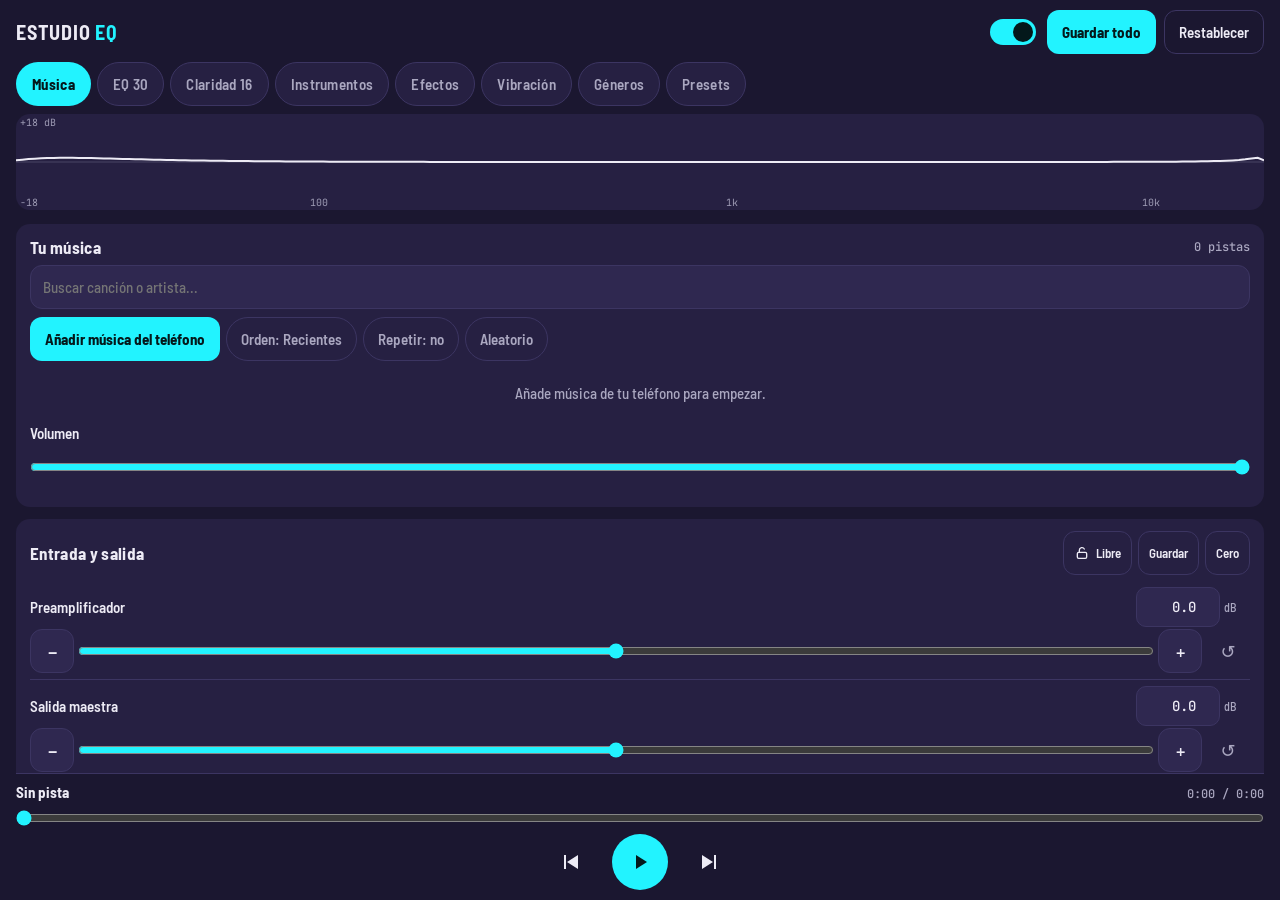
<file: android/app/src/main/assets/index.html>
<!doctype html>
<html lang="es">
<head>
<meta charset="utf-8">
<meta name="viewport" content="width=device-width,initial-scale=1,viewport-fit=cover">
<title>Estudio EQ</title>
<meta name="theme-color" content="#1B1730">
<meta name="mobile-web-app-capable" content="yes">
<meta name="apple-mobile-web-app-capable" content="yes">
<meta name="apple-mobile-web-app-status-bar-style" content="black-translucent">
<meta name="apple-mobile-web-app-title" content="Estudio EQ">
<link rel="manifest" href="manifest.json">
<link rel="apple-touch-icon" href="icons/icon-180.png">
<link rel="icon" href="icons/icon-192.png">
<link rel="preconnect" href="https://fonts.googleapis.com">
<link rel="preconnect" href="https://fonts.gstatic.com" crossorigin>
<link rel="stylesheet" href="https://fonts.googleapis.com/css2?family=Barlow+Semi+Condensed:wght@400;500;600;700&family=JetBrains+Mono:wght@400;600&display=swap">
<style>
:root{
  --bg:#1B1730; --card:#262042; --card2:#2F2850; --line:#3C3562;
  --fg:#EDEBF5; --mute:#AAA7C0; --acc:#22F3FF; --acc-ink:#04181B; --warn:#FF6B86;
  --f-ui:"Barlow Semi Condensed",system-ui,-apple-system,"Segoe UI",sans-serif;
  --f-num:"JetBrains Mono",ui-monospace,Menlo,Consolas,monospace;
  color-scheme:dark;
  box-sizing:border-box;
  padding-top:env(safe-area-inset-top,0px);
  padding-bottom:env(safe-area-inset-bottom,0px);
}
[hidden]:not([hidden=until-found i]){display:none!important}
body[data-tab="music"]{--bg:#1B1730;--card:#262042;--card2:#2F2850;--line:#3C3562;--acc:#22F3FF;--acc-ink:#04181B}
body[data-tab="eq30"]{--bg:#0A0A0C;--card:#15151A;--card2:#1E1E25;--line:#2D2D38;--acc:#22F3FF;--acc-ink:#04181B}
body[data-tab="cl16"]{--bg:#2A2C30;--card:#34373C;--card2:#3E4147;--line:#4C5058;--acc:#B6FF3B;--acc-ink:#121A02}
body[data-tab="inst"]{--bg:#1E2832;--card:#293541;--card2:#33414F;--line:#415163;--acc:#FF4FE0;--acc-ink:#220319}
body[data-tab="fx"]{--bg:#261C3D;--card:#31244E;--card2:#3B2C5E;--line:#4A3A75;--acc:#FFE600;--acc-ink:#231F00}
body[data-tab="pre"]{--bg:#2A2622;--card:#363029;--card2:#413A31;--line:#554C40;--acc:#FF9A1F;--acc-ink:#241400}
body[data-tab="vib"]{--bg:#2B1F22;--card:#38292D;--card2:#443439;--line:#5A4449;--acc:#FF5A5A;--acc-ink:#2A0606}
body[data-tab="gen"]{--bg:#1C2A27;--card:#263733;--card2:#30443F;--line:#416058;--acc:#B58CFF;--acc-ink:#150B2A}
*{box-sizing:border-box}
html,body{height:100%}
body{margin:0;background:var(--bg);color:var(--fg);font:500 15px/1.35 var(--f-ui);
  display:grid;grid-template-rows:auto auto auto minmax(0,1fr) auto;
  padding-left:max(16px,env(safe-area-inset-left,0px));padding-right:max(16px,env(safe-area-inset-right,0px));
  transition:background .3s;user-select:none;-webkit-user-select:none}
input,textarea{user-select:text;-webkit-user-select:text}
button,input,select,textarea{font:inherit;color:inherit}
button{cursor:pointer}
:focus-visible{outline:2px solid var(--acc);outline-offset:2px}
.num{font-family:var(--f-num);font-variant-numeric:tabular-nums}
.vh{position:absolute;width:1px;height:1px;overflow:hidden;clip:rect(0 0 0 0);white-space:nowrap}

header.top{display:flex;align-items:center;gap:8px;padding-block:10px 8px;flex-wrap:wrap}
header.top h1{font-size:20px;font-weight:700;letter-spacing:.04em;margin:0;flex:1;min-width:96px;text-transform:uppercase}
header.top h1 span{color:var(--acc)}
.btn{min-height:44px;padding:0 14px;border-radius:12px;border:1px solid var(--line);background:var(--card);font-weight:600}
.btn.pri{background:var(--acc);color:var(--acc-ink);border-color:transparent;font-weight:700}
.btn.ghost{background:transparent}
.btn.sm{min-height:36px;padding:0 10px;font-size:13px}
.chip{min-height:44px;padding:0 14px;border-radius:22px;border:1px solid var(--line);background:transparent;font-weight:600;color:var(--mute)}
.chip[aria-pressed=true]{background:var(--acc);color:var(--acc-ink);border-color:transparent}
.tabs{display:flex;gap:6px;overflow-x:auto;padding-bottom:8px;scrollbar-width:none}
.tabs::-webkit-scrollbar{display:none}
.tab{flex:none;min-height:44px;padding:0 15px;border-radius:22px;border:1px solid var(--line);background:var(--card);color:var(--mute);font-weight:600;letter-spacing:.02em}
.tab[aria-selected=true]{background:var(--acc);color:var(--acc-ink);border-color:transparent;font-weight:700}
#viz{width:100%;height:96px;border-radius:14px;background:var(--card);display:block;margin-bottom:2px}
main{overflow-y:auto;padding-block:12px;display:flex;flex-direction:column;gap:12px;min-height:0;scrollbar-width:thin}
.pane{display:flex;flex-direction:column;gap:12px}
.pane[hidden]{display:none}
.card{background:var(--card);border-radius:14px;padding:12px 14px}
.card.locked .cbody{opacity:.5;pointer-events:none}
.chead{display:flex;align-items:center;gap:6px;margin-bottom:6px;flex-wrap:wrap}
.chead h2{font-size:17px;font-weight:700;margin:0;flex:1;min-width:120px;letter-spacing:.02em}
.hint{color:var(--mute);font-size:13px;margin:0 0 8px}
.mini{color:var(--mute);font-size:12px}
.sw{width:52px;height:44px;border:0;background:none;padding:0;display:grid;place-items:center}
.sw i{display:block;width:46px;height:26px;border-radius:13px;background:var(--line);position:relative;transition:background .15s}
.sw i::after{content:"";position:absolute;top:3px;left:3px;width:20px;height:20px;border-radius:50%;background:var(--fg);transition:transform .15s,background .15s}
.sw[aria-checked=true] i{background:var(--acc)}
.sw[aria-checked=true] i::after{transform:translateX(20px);background:var(--acc-ink)}
.ib{min-height:44px;min-width:44px;padding:0 10px;border-radius:12px;border:1px solid var(--line);background:transparent;font-weight:600;font-size:13px;display:inline-flex;align-items:center;justify-content:center;gap:6px;color:var(--fg)}
.ib[aria-pressed=true]{border-color:var(--acc);color:var(--acc)}
.ib svg{width:16px;height:16px;fill:none;stroke:currentColor;stroke-width:2;stroke-linecap:round;stroke-linejoin:round}

/* parameter row */
.prow{display:flex;flex-direction:column;gap:2px;padding:6px 0;border-top:1px solid var(--line)}
.prow:first-of-type{border-top:0}
.ptop{display:flex;align-items:center;justify-content:space-between;gap:8px}
.pl{font-weight:600}
.pv{display:flex;align-items:center;gap:4px}
.in{width:84px;min-height:40px;padding:0 8px;text-align:right;border-radius:10px;border:1px solid var(--line);background:var(--card2);font-size:14px}
.u{color:var(--mute);font-size:12px;min-width:26px}
.pctl{display:flex;align-items:center;gap:4px}
.pctl input[type=range]{flex:1;min-width:0;height:44px;accent-color:var(--acc);margin:0}
.step{width:44px;height:44px;border-radius:12px;border:1px solid var(--line);background:var(--card2);font-size:20px;line-height:1;flex:none;display:grid;place-items:center;padding:0}
.rst{width:44px;height:44px;border-radius:12px;border:0;background:transparent;color:var(--mute);flex:none;font-size:18px;padding:0}
.adv{margin-top:2px}
.adv summary{min-height:36px;display:flex;align-items:center;color:var(--mute);font-size:13px;cursor:pointer}

/* band strips */
.strip{display:flex;overflow-x:auto;gap:2px;padding:8px 0 10px;scrollbar-width:thin;overscroll-behavior-x:contain}
.bcol{flex:none;width:44px;display:flex;flex-direction:column;align-items:center;gap:6px}
.bv{font-size:11px;color:var(--mute);height:15px}
.btrack{position:relative;width:34px;height:210px;touch-action:none;border-radius:9px;background:var(--card2)}
.bcol.sel .btrack{box-shadow:0 0 0 2px var(--acc)}
.bin{position:absolute;inset:9px 0}
.brail{position:absolute;left:50%;top:0;bottom:0;width:4px;margin-left:-2px;background:var(--line);border-radius:2px}
.bzero{position:absolute;left:3px;right:3px;top:50%;height:1px;background:var(--mute);opacity:.5}
.bfill{position:absolute;left:50%;width:4px;margin-left:-2px;background:var(--acc);border-radius:2px}
.bthumb{position:absolute;left:2px;right:2px;height:14px;margin-top:-7px;border-radius:7px;background:var(--fg);box-shadow:0 0 10px var(--acc)}
.bf{font-size:11px;color:var(--mute)}
.bn{font-size:10px;color:var(--mute);height:24px;overflow:hidden;text-align:center;line-height:1.1}
.fine{border-top:1px solid var(--line);padding-top:10px;display:flex;flex-direction:column;gap:8px}
.fnav{display:flex;align-items:center;gap:8px}
.fnav .mid{flex:1;text-align:center}
.fname{font-weight:700;font-size:16px}
.fval{font-size:22px;color:var(--acc)}
.frow{display:flex;gap:6px;align-items:center;justify-content:center;flex-wrap:wrap}
.frow .btn{min-width:52px;padding:0 8px}
.chips{display:flex;gap:6px;flex-wrap:wrap}

/* music */
.sbox{position:relative;display:flex;align-items:center;margin-bottom:8px}
.sbox .field{padding-right:40px}
.sbox .sclr{position:absolute;right:4px;width:36px;height:36px;border:0;border-radius:8px;background:transparent;color:var(--mute);font-size:18px;display:grid;place-items:center}
.plist{display:flex;flex-direction:column;gap:2px;max-height:300px;overflow-y:auto}
.pitem{min-height:48px;text-align:left;border:0;border-radius:10px;background:transparent;padding:6px 10px;display:flex;align-items:center;gap:10px}
.pitem[aria-current=true]{background:var(--card2);color:var(--acc);font-weight:700}
.pmeta{flex:1;min-width:0;display:flex;flex-direction:column}
.pmeta .pt{overflow:hidden;text-overflow:ellipsis;white-space:nowrap}
.pmeta .pa{overflow:hidden;text-overflow:ellipsis;white-space:nowrap;font-size:12px;color:var(--mute);font-weight:500}
.pdur{font-size:12px;color:var(--mute);flex:none}
.empty{color:var(--mute);padding:14px 4px;text-align:center}

/* presets */
.prrow{display:flex;align-items:center;gap:6px;padding:6px 0;border-top:1px solid var(--line)}
.prrow:first-child{border-top:0}
.prn{flex:1;min-width:0;display:flex;flex-direction:column}
.prn b{overflow:hidden;text-overflow:ellipsis;white-space:nowrap}
.prn small{color:var(--mute);font-size:12px}
.field{width:100%;min-height:44px;padding:0 12px;border-radius:12px;border:1px solid var(--line);background:var(--card2)}
textarea.field{min-height:110px;padding:10px 12px;font-family:var(--f-num);font-size:12px;resize:vertical}
.sub{font-size:13px;font-weight:700;letter-spacing:.08em;text-transform:uppercase;color:var(--mute);margin:6px 0 2px}
canvas.radar{width:132px;height:132px;display:block;margin:0 auto 4px;border-radius:50%;background:var(--card2)}

/* dock */
.dock{padding-block:8px 10px;display:flex;flex-direction:column;gap:2px;border-top:1px solid var(--line)}
.dt{display:flex;justify-content:space-between;gap:10px;align-items:baseline}
#dTitle{font-weight:700;overflow:hidden;text-overflow:ellipsis;white-space:nowrap;min-width:0}
#dTime{font-size:12px;color:var(--mute);flex:none}
#seek{width:100%;height:28px;margin:0;accent-color:var(--acc)}
.dc{display:flex;align-items:center;justify-content:center;gap:18px}
.tb{width:48px;height:48px;border-radius:50%;border:0;background:transparent;display:grid;place-items:center;padding:0;color:var(--fg)}
.tb svg{width:24px;height:24px;fill:currentColor}
.tb.play{width:56px;height:56px;background:var(--acc);color:var(--acc-ink)}
#toast{position:fixed;left:50%;transform:translate(-50%,10px);bottom:calc(120px + env(safe-area-inset-bottom,0px));background:var(--fg);color:var(--bg);padding:10px 16px;border-radius:22px;font-weight:600;opacity:0;pointer-events:none;transition:opacity .2s,transform .2s;max-width:calc(100% - 32px);text-align:center;z-index:20}
#toast.on{opacity:1;transform:translate(-50%,0)}
@media (prefers-reduced-motion:reduce){*{transition:none!important}}
</style>
</head>
<body>
<header class="top">
  <h1>Estudio <span>EQ</span></h1>
  <button class="sw" id="bypass" role="switch" aria-checked="true" aria-label="Procesado de audio activo"><i></i></button>
  <button class="btn pri" id="saveAll">Guardar todo</button>
  <button class="btn ghost" id="resetAll">Restablecer</button>
</header>
<nav class="tabs" id="tabs" role="tablist" aria-label="Secciones"></nav>
<canvas id="viz" aria-label="Analizador de espectro y curva de ecualización total" role="img"></canvas>
<main id="main"></main>
<div class="dock">
  <div class="dt"><span id="dTitle">Sin pista</span><span id="dTime" class="num">0:00 / 0:00</span></div>
  <input type="range" id="seek" min="0" max="1" step="0.1" value="0" aria-label="Posición de la pista">
  <div class="dc">
    <button class="tb" id="bPrev" aria-label="Anterior"><svg viewBox="0 0 24 24"><path d="M6 5h2v14H6zM20 5v14L9 12z"/></svg></button>
    <button class="tb play" id="bPlay" aria-label="Reproducir"><svg viewBox="0 0 24 24" id="playIcon"><path d="M8 5v14l11-7z"/></svg></button>
    <button class="tb" id="bNext" aria-label="Siguiente"><svg viewBox="0 0 24 24"><path d="M16 5h2v14h-2zM4 5l11 7L4 19z"/></svg></button>
  </div>
</div>
<div id="toast" role="status" aria-live="polite"></div>

<script>
(()=>{
'use strict';
const NATIVE = typeof window.AndroidBridge !== 'undefined' && window.AndroidBridge !== null;
const $=(s,r=document)=>r.querySelector(s);
function h(tag,props,...kids){const e=document.createElement(tag);if(props)for(const k in props){const v=props[k];if(v==null||v===false)continue;if(k==='class')e.className=v;else if(k==='text')e.textContent=v;else if(k.startsWith('on'))e.addEventListener(k.slice(2),v);else if(v===true)e.setAttribute(k,'');else e.setAttribute(k,v)}for(const c of kids.flat())if(c!=null&&c!==false)e.append(c.nodeType?c:document.createTextNode(c));return e}
const clamp=(v,a,b)=>Math.min(b,Math.max(a,v));
const clone=o=>JSON.parse(JSON.stringify(o));
const dB=x=>Math.pow(10,x/20);
const r1=v=>Math.round(v*10)/10;
const fmtF=f=>f>=1000?(+(f/1000).toFixed(2))+'k':String(f);
const fmtHz=f=>f>=1000?(+(f/1000).toFixed(2))+' kHz':f+' Hz';
const sgn=(v,d=1)=>(v>0?'+':v<0?'−':'')+Math.abs(v).toFixed(d);
const mmss=t=>{t=Math.max(0,t|0);return (t/60|0)+':'+String(t%60).padStart(2,'0')};
const normStr=s=>String(s||'').normalize('NFD').replace(/[\u0300-\u036f]/g,'').toLowerCase();

/* ---------- datos ---------- */
const BANDS30=[25,31.5,40,50,63,80,100,125,160,200,250,315,400,500,630,800,1000,1250,1600,2000,2500,3150,4000,5000,6300,8000,10000,12500,16000,20000];
const BANDS16=[40,63,100,160,250,400,630,1000,1600,2500,4000,5000,8000,10000,12500,16000];
const NAMES16=['Sub','Graves','Bajos','Cuerpo','Calidez','Barro','Medios','Voz','Claridad','Nitidez','Dicción','Brillo','Agudos','Aire','Aire +','Ultra'];
const INST=[
 {grp:'drums',name:'Batería',items:[['kick','Bombo',60,1.2],['snareB','Caja · cuerpo',200,1.4],['snareC','Caja · chasquido',5000,1.2],['tomF','Tom de piso',90,1.5],['tomM','Tom medio',160,1.5],['tomH','Tom agudo',250,1.5],['hat','Hi-hat',9000,1],['cym','Platillos',12000,0.8]]},
 {grp:'guitar',name:'Guitarras',items:[['gBody','Guitarra · cuerpo',250,1.2],['gPres','Guitarra · presencia',3000,1.2],['gAc','Acústica · brillo',6000,1]]},
 {grp:'bass',name:'Bajo',items:[['bLow','Bajo · cuerpo',80,1.4],['bAtk','Bajo · ataque',900,1.4]]},
 {grp:'voice',name:'Voces',items:[['vWarm','Voz · calidez',200,1.2],['vPres','Voz · presencia',3500,1.2],['vSib','Voz · sibilancia',7000,2],['vAir','Voz · aire',12000,0.8]]},
 {grp:'keys',name:'Teclas y piano',items:[['kBody','Piano · cuerpo',300,1.2],['kBri','Piano · brillo',4500,1]]}
];
const FXN={tone:'Tono y filtros',comp:'Compresor',sat:'Saturación',wid:'Ancho estéreo',rev:'Reverberación',dly:'Eco / Delay',sp:'Sonido 3D',sub:'Subgraves potentes',glass:'Resonancia de vidrios',harm:'Armónicos de graves',trem:'Temblor (trémolo)',vibr:'Vibrato',hap:'Vibración del teléfono'};

function defState(){
  const inst={};INST.forEach(g=>g.items.forEach(([id,,f,q])=>inst[id]={g:0,f,q}));
  return {master:{pre:0,vol:0},q30:4.32,r30:12,eq:Array(30).fill(0),q16:2.8,r16:12,cl:Array(16).fill(0),inst,
    fx:{tone:{bass:0,bassF:100,treb:0,trebF:8000,lc:20,hc:20000},
      comp:{on:false,th:0,ratio:1,attack:3,release:250,knee:0,makeup:0},
      sat:{on:false,drive:0,mix:0},wid:{on:false,w:0},
      rev:{on:false,mix:0,decay:2,pre:0,damp:30,size:50},
      dly:{on:false,time:250,fb:0,mix:0,tone:8000},
      sp:{on:false,mix:0,az:0,el:0,dist:1,rot:0},
      sub:{on:false,freq:50,g:0,q:1.2},glass:{on:false,freq:90,g:0,q:6},harm:{on:false,freq:120,drive:0,mix:0},
      trem:{on:false,rate:5,depth:0,shape:0},vibr:{on:false,rate:5,depth:0},
      hap:{on:false,thr:60,dur:40,gap:60,shake:0}},
    bypass:false,locks:{}};
}
let S=defState();const D=defState();
function merge(t,s){if(!s||typeof s!=='object')return;for(const k in t){if(!(k in s))continue;if(t[k]&&typeof t[k]==='object'&&!Array.isArray(t[k]))merge(t[k],s[k]);else if(typeof t[k]===typeof s[k]&&!Array.isArray(t[k]))t[k]=s[k]}}
const SEC={
  master:{n:'Entrada y salida',get:s=>clone(s.master),set:(s,d)=>merge(s.master,d)},
  eq30:{n:'EQ de 30 bandas',get:s=>({eq:s.eq.slice(),q30:s.q30,r30:s.r30}),set:(s,d)=>{if(d&&Array.isArray(d.eq)&&d.eq.length===30)s.eq=d.eq.map(v=>clamp(+v||0,-24,24));if(d&&+d.q30)s.q30=+d.q30;if(d&&+d.r30)s.r30=+d.r30}},
  cl16:{n:'16 bandas de claridad',get:s=>({cl:s.cl.slice(),q16:s.q16,r16:s.r16}),set:(s,d)=>{if(d&&Array.isArray(d.cl)&&d.cl.length===16)s.cl=d.cl.map(v=>clamp(+v||0,-24,24));if(d&&+d.q16)s.q16=+d.q16;if(d&&+d.r16)s.r16=+d.r16}}
};
INST.forEach(g=>SEC[g.grp]={n:g.name,get:s=>{const o={};g.items.forEach(([id])=>o[id]=clone(s.inst[id]));return o},set:(s,d)=>{if(d)g.items.forEach(([id])=>{if(d[id])merge(s.inst[id],d[id])})}});
Object.keys(FXN).forEach(k=>SEC[k]={n:FXN[k],get:s=>clone(s.fx[k]),set:(s,d)=>merge(s.fx[k],d)});
const ORDER=['master','eq30','cl16','drums','guitar','bass','voice','keys','tone','comp','sat','wid','rev','dly','sp','sub','glass','harm','trem','vibr','hap'];
const getFull=()=>{const o={};ORDER.forEach(k=>o[k]=SEC[k].get(S));return o};
const resetSec=k=>SEC[k].set(S,SEC[k].get(D));

/* ---------- almacenamiento ---------- */
const KEY='estudio-eq-v1';
const LAST_TRACK_KEY='estudio-eq-last-track';
let store={last:null,presets:[],sec:{}};
try{const r=localStorage.getItem(KEY);if(r){const o=JSON.parse(r);if(o&&typeof o==='object'){store.last=o.last||null;store.presets=Array.isArray(o.presets)?o.presets:[];store.sec=o.sec&&typeof o.sec==='object'?o.sec:{}}}}catch(e){}
function persist(){try{localStorage.setItem(KEY,JSON.stringify(store));return true}catch(e){toast('Este navegador no permite guardar. Usa Exportar en Presets.');return false}}
let saveT;function saveSoon(){clearTimeout(saveT);saveT=setTimeout(()=>{store.last={data:getFull(),bypass:S.bypass,locks:S.locks};persist()},500)}
if(store.last&&store.last.data){ORDER.forEach(k=>{if(store.last.data[k])SEC[k].set(S,store.last.data[k])});S.bypass=!!store.last.bypass;S.locks=store.last.locks&&typeof store.last.locks==='object'?store.last.locks:{}}
function toast(m){const t=$('#toast');t.textContent=m;t.classList.add('on');clearTimeout(toast.t);toast.t=setTimeout(()=>t.classList.remove('on'),2600)}
const stamp=()=>new Date().toLocaleString('es',{day:'2-digit',month:'short',hour:'2-digit',minute:'2-digit'});

/* ---------- audio ---------- */
let ctx=null,audio=null,N={},irKey='',irT=0,satDrive=-1,harmDrive=-1,vizDirty=true;
const chain=(...n)=>{for(let i=0;i<n.length-1;i++)n[i].connect(n[i+1])};
function build(){
  const AC=window.AudioContext||window.webkitAudioContext;
  audio=new Audio();audio.setAttribute('playsinline','');audio.preload='auto';
  if(!AC){toast('Este navegador no admite audio avanzado.');return}
  ctx=new AC({latencyHint:'playback'});
  ctx.addEventListener('statechange',()=>{if(audio&&!audio.paused&&ctx.state==='suspended'){ctx.resume().catch(()=>{})}});
  const src=ctx.createMediaElementSource(audio);
  const g=(v=1)=>{const n=ctx.createGain();n.gain.value=v;return n};
  const bq=(t,f,q=0.7,gn=0)=>{const n=ctx.createBiquadFilter();n.type=t;n.frequency.value=f;n.Q.value=q;n.gain.value=gn;return n};
  N.pre=g();N.pre.channelCount=2;N.pre.channelCountMode='explicit';N.pre.channelInterpretation='speakers';
  N.hp=bq('highpass',20,0.707);N.lp=bq('lowpass',20000,0.707);
  N.eq=BANDS30.map(f=>bq('peaking',f,4.32));N.cl=BANDS16.map(f=>bq('peaking',f,2.8));
  N.inst={};INST.forEach(gr=>gr.items.forEach(([id,,f,q])=>N.inst[id]=bq('peaking',f,q)));
  N.bass=bq('lowshelf',100);N.treb=bq('highshelf',8000);
  N.satDry=g();N.shaper=ctx.createWaveShaper();N.shaper.oversample='4x';N.satWet=g(0);N.satSum=g();
  N.comp=ctx.createDynamicsCompressor();N.makeup=g();
  N.split=ctx.createChannelSplitter(2);N.mid=g(.5);N.sL=g(.5);N.sR=g(-.5);N.sw=g(1);N.inv=g(-1);N.merge=ctx.createChannelMerger(2);
  N.spDry=g();N.pan=ctx.createPanner();N.pan.panningModel='HRTF';N.pan.distanceModel='inverse';N.pan.refDistance=1;N.spWet=g(0);N.bus=g();
  N.busDry=g();N.preD=ctx.createDelay(1);N.conv=ctx.createConvolver();N.revWet=g(0);
  N.dly=ctx.createDelay(2);N.fb=g(0);N.dTone=bq('lowpass',8000);N.dWet=g(0);
  N.fxSum=g();N.wet=g();N.direct=g(0);N.master=g();
  N.lim=ctx.createDynamicsCompressor();N.lim.threshold.value=-0.5;N.lim.knee.value=0;N.lim.ratio.value=20;N.lim.attack.value=0.002;N.lim.release.value=0.08;
  N.an=ctx.createAnalyser();N.an.fftSize=2048;N.an.smoothingTimeConstant=0.8;
  chain(src,N.pre,N.hp,N.lp,...N.eq,...N.cl,...Object.values(N.inst),N.bass,N.treb);
  N.vSub=bq('peaking',50,1.2);N.vRes=bq('peaking',90,6);N.xIn=g();N.xLp=bq('lowpass',120,0.707);N.xSh=ctx.createWaveShaper();N.xSh.oversample='4x';N.xWet=g(0);N.xSum=g();
  N.trem=g(1);N.tLfo=ctx.createOscillator();N.tG=g(0);N.vib=ctx.createDelay(0.05);N.vib.delayTime.value=0.01;N.vLfo=ctx.createOscillator();N.vG=g(0);N.vOut=g();
  chain(N.treb,N.vSub,N.vRes,N.xIn,N.xSum);N.xIn.connect(N.xLp);chain(N.xLp,N.xSh,N.xWet,N.xSum);
  chain(N.xSum,N.trem,N.vib,N.vOut);N.tLfo.connect(N.tG);N.tG.connect(N.trem.gain);N.vLfo.connect(N.vG);N.vG.connect(N.vib.delayTime);N.tLfo.start();N.vLfo.start();
  N.vOut.connect(N.satDry);N.satDry.connect(N.satSum);N.vOut.connect(N.shaper);N.shaper.connect(N.satWet);N.satWet.connect(N.satSum);
  chain(N.satSum,N.comp,N.makeup,N.split);
  N.split.connect(N.mid,0);N.split.connect(N.mid,1);N.split.connect(N.sL,0);N.split.connect(N.sR,1);
  N.sL.connect(N.sw);N.sR.connect(N.sw);N.sw.connect(N.inv);
  N.mid.connect(N.merge,0,0);N.sw.connect(N.merge,0,0);N.mid.connect(N.merge,0,1);N.inv.connect(N.merge,0,1);
  N.merge.connect(N.spDry);N.merge.connect(N.pan);N.pan.connect(N.spWet);N.spDry.connect(N.bus);N.spWet.connect(N.bus);
  N.bus.connect(N.busDry);N.busDry.connect(N.fxSum);
  chain(N.bus,N.preD,N.conv,N.revWet,N.fxSum);
  N.bus.connect(N.dly);chain(N.dly,N.dTone,N.dWet,N.fxSum);N.dTone.connect(N.fb);N.fb.connect(N.dly);
  chain(N.fxSum,N.wet,N.master);src.connect(N.direct);N.direct.connect(N.master);chain(N.master,N.lim,N.an,ctx.destination);
}
const T=(p,v)=>p.setTargetAtTime(v,ctx.currentTime,0.015);
function curve(d){const n=2048,c=new Float32Array(n),k=1+d*0.25,nr=Math.tanh(k);for(let i=0;i<n;i++){const x=i*2/(n-1)-1;c[i]=Math.tanh(k*x)/nr}return c}
function makeIR(dec,damp,size){
  const sr=ctx.sampleRate,len=Math.max(64,Math.floor(sr*Math.max(0.1,dec))),b=ctx.createBuffer(2,len,sr);
  const a=1-clamp(damp,0,100)/100*0.96,ex=3-clamp(size,0,100)/100*1.8,att=Math.floor(sr*0.004);
  for(let c=0;c<2;c++){const d=b.getChannelData(c);let lp=0,e=0;
    for(let i=0;i<len;i++){lp+=a*((Math.random()*2-1)-lp);const v=lp*Math.pow(1-i/len,ex)*(i<att?0.2+0.8*i/att:1);d[i]=v;e+=v*v}
    const sc=1/Math.sqrt(e||1);for(let i=0;i<len;i++)d[i]*=sc}
  return b;
}
function applyAll(){
  if(!ctx)return;
  T(N.pre.gain,dB(S.master.pre));T(N.master.gain,dB(S.master.vol));
  T(N.wet.gain,S.bypass?0:1);T(N.direct.gain,S.bypass?1:0);
  const t=S.fx.tone;T(N.hp.frequency,t.lc);T(N.lp.frequency,t.hc);T(N.bass.gain,t.bass);T(N.bass.frequency,t.bassF);T(N.treb.gain,t.treb);T(N.treb.frequency,t.trebF);
  S.eq.forEach((v,i)=>{T(N.eq[i].gain,v);T(N.eq[i].Q,S.q30)});
  S.cl.forEach((v,i)=>{T(N.cl[i].gain,v);T(N.cl[i].Q,S.q16)});
  for(const id in N.inst){const p=S.inst[id],n=N.inst[id];T(n.gain,p.g);T(n.frequency,p.f);T(n.Q,p.q)}
  const c=S.fx.comp;
  if(c.on){T(N.comp.threshold,c.th);T(N.comp.knee,c.knee);T(N.comp.ratio,c.ratio);T(N.comp.attack,c.attack/1000);T(N.comp.release,c.release/1000);T(N.makeup.gain,dB(c.makeup))}
  else{T(N.comp.threshold,0);T(N.comp.knee,0);T(N.comp.ratio,1);T(N.makeup.gain,1)}
  const s=S.fx.sat;if(s.drive!==satDrive){satDrive=s.drive;N.shaper.curve=curve(s.drive)}
  const sm=s.on?s.mix/100:0;T(N.satWet.gain,sm);T(N.satDry.gain,1-sm);
  const sb=S.fx.sub;T(N.vSub.gain,sb.on?sb.g:0);T(N.vSub.frequency,sb.freq);T(N.vSub.Q,sb.q);
  const gl=S.fx.glass;T(N.vRes.gain,gl.on?gl.g:0);T(N.vRes.frequency,gl.freq);T(N.vRes.Q,gl.q);
  const hm=S.fx.harm;if(hm.drive!==harmDrive){harmDrive=hm.drive;N.xSh.curve=curve(hm.drive*0.6)}T(N.xLp.frequency,hm.freq);T(N.xWet.gain,hm.on?hm.mix/100:0);
  const tr=S.fx.trem;N.tLfo.type=['sine','triangle','square'][tr.shape]||'sine';T(N.tLfo.frequency,tr.rate);const td=tr.on?tr.depth/100:0;T(N.trem.gain,1-td/2);T(N.tG.gain,td/2);
  const vb=S.fx.vibr;T(N.vLfo.frequency,vb.rate);T(N.vG.gain,vb.on?vb.depth/1000:0);
  const w=S.fx.wid;T(N.sw.gain,w.on?clamp(1+w.w/100,0,3):1);
  const sp=S.fx.sp,spm=sp.on?sp.mix/100:0;T(N.spWet.gain,spm);T(N.spDry.gain,1-spm);
  const r=S.fx.rev;T(N.revWet.gain,r.on?r.mix/100*1.5:0);T(N.preD.delayTime,r.pre/1000);
  const key=r.decay+'|'+r.damp+'|'+r.size;
  if(key!==irKey){const first=!irKey;irKey=key;clearTimeout(irT);irT=setTimeout(()=>{const q=S.fx.rev;N.conv.buffer=makeIR(q.decay,q.damp,q.size)},first?0:140)}
  const d=S.fx.dly;T(N.dly.delayTime,d.time/1000);T(N.fb.gain,d.on?d.fb/100:0);T(N.dWet.gain,d.on?d.mix/100:0);T(N.dTone.frequency,d.tone);
}
let spAz=0;
function placePan(dt){
  if(!ctx)return;const sp=S.fx.sp;
  if(sp.on&&sp.rot)spAz=(spAz+sp.rot*6*dt+360)%360;else spAz=sp.az;
  const a=spAz*Math.PI/180,e=sp.el*Math.PI/180,d=Math.max(0.1,sp.dist);
  const x=Math.sin(a)*Math.cos(e)*d,y=Math.sin(e)*d,z=-Math.cos(a)*Math.cos(e)*d,p=N.pan;
  if(p.positionX){p.positionX.value=x;p.positionY.value=y;p.positionZ.value=z}else p.setPosition(x,y,z);
}

/* ---------- estado → interfaz ---------- */
const syncers=[];
function syncAll(){syncers.forEach(f=>f());paintBypass();vizDirty=true}
function commit(){applyAll();vizDirty=true;saveSoon()}
const getP=p=>p.split('.').reduce((o,k)=>o[k],S);
const getD=p=>p.split('.').reduce((o,k)=>o[k],D);
function setP(p,v){const ks=p.split('.'),l=ks.pop();ks.reduce((o,k)=>o[k],S)[l]=v}
const decs=st=>{const s=String(st);return s.includes('.')?s.split('.')[1].length:0};
function holdBtn(btn,fn){
  let t,iv;const stop=()=>{clearTimeout(t);clearInterval(iv)};
  btn.addEventListener('pointerdown',e=>{if(e.button>0)return;e.preventDefault();fn();t=setTimeout(()=>{iv=setInterval(fn,70)},420)});
  ['pointerup','pointerleave','pointercancel'].forEach(ev=>btn.addEventListener(ev,stop));
  btn.addEventListener('click',e=>{if(e.detail===0)fn()});
}
function row(path,label,o){
  const dec=decs(o.step),fine=o.fine||o.step;
  const num=h('input',{type:'number',class:'num in',id:'n_'+path,step:o.step,min:o.min,max:o.max,inputmode:'decimal','aria-label':label});
  const rng=h('input',{type:'range',id:'r_'+path,'aria-label':label+' (deslizador)',min:o.log?0:o.min,max:o.log?1000:o.max,step:o.log?1:o.step});
  const toS=v=>o.log?Math.round(1000*Math.log(v/o.min)/Math.log(o.max/o.min)):v;
  const fromS=s=>{if(!o.log)return +s;const v=o.min*Math.pow(o.max/o.min,s/1000);return o.step>=1?Math.round(v):+v.toFixed(dec)};
  const show=()=>{const v=getP(path);num.value=v.toFixed(dec);rng.value=toS(v)};
  const set=v=>{v=clamp(+v,o.min,o.max);if(!isFinite(v))return show();v=+(Math.round(v/o.step)*o.step).toFixed(dec);setP(path,v);show();commit()};
  num.addEventListener('change',()=>set(num.value));
  rng.addEventListener('input',()=>set(fromS(rng.value)));
  const minus=h('button',{class:'step','aria-label':'Restar '+label,type:'button',text:'−'}),plus=h('button',{class:'step','aria-label':'Sumar '+label,type:'button',text:'+'});
  holdBtn(minus,()=>set(getP(path)-fine));holdBtn(plus,()=>set(getP(path)+fine));
  const rst=h('button',{class:'rst','aria-label':'Volver '+label+' a su valor inicial',type:'button',text:'↺',onclick:()=>set(getD(path))});
  syncers.push(show);show();
  return h('div',{class:'prow'},
    h('div',{class:'ptop'},h('label',{class:'pl',for:'n_'+path,text:label}),h('span',{class:'pv'},num,h('span',{class:'u',text:o.unit||''}))),
    h('div',{class:'pctl'},minus,rng,plus,rst));
}
const ICON_LOCK='<svg viewBox="0 0 24 24"><rect x="5" y="11" width="14" height="9" rx="2"/><path d="M8 11V8a4 4 0 018 0v3"/></svg>';
const ICON_OPEN='<svg viewBox="0 0 24 24"><rect x="5" y="11" width="14" height="9" rx="2"/><path d="M8 11V8a4 4 0 017.5-2"/></svg>';
function card(key,title,opt={}){
  const c=h('div',{class:'card'}),body=h('div',{class:'cbody'});
  const head=h('div',{class:'chead'},h('h2',{text:title}));
  let sw=null;
  if(opt.on){sw=h('button',{class:'sw',role:'switch',type:'button','aria-label':'Activar '+title,onclick:()=>{S.fx[key].on=!S.fx[key].on;syncAll();commit()}},h('i'));head.append(sw)}
  const lock=h('button',{class:'ib',type:'button',onclick:()=>{S.locks[key]=!S.locks[key];if(!S.locks[key])delete S.locks[key];syncAll();saveSoon();toast(S.locks[key]?title+' bloqueado':title+' desbloqueado')}});
  const save=h('button',{class:'ib',type:'button','aria-label':'Guardar ajuste de '+title,text:'Guardar',onclick:()=>saveSection(key)});
  const rs=h('button',{class:'ib',type:'button','aria-label':'Poner '+title+' en cero',text:'Cero',onclick:()=>{resetSec(key);syncAll();commit();toast(title+' en cero')}});
  head.append(lock,save,rs);
  c.append(head,body);
  syncers.push(()=>{const l=!!S.locks[key];c.classList.toggle('locked',l);body.inert=l;lock.setAttribute('aria-pressed',l);lock.setAttribute('aria-label',(l?'Desbloquear ':'Bloquear ')+title);lock.innerHTML=(l?ICON_LOCK:ICON_OPEN)+'<span>'+(l?'Bloqueado':'Libre')+'</span>';if(sw)sw.setAttribute('aria-checked',!!S.fx[key].on)});
  return {c,body,head};
}

/* ---------- analizador ---------- */
const cv=$('#viz'),c2=cv.getContext('2d');
const FF=Float32Array.from({length:200},(_,i)=>20*Math.pow(1000,i/199));
let resp=null,accC='#22F3FF',fgC='#EDEBF5',freqData=null;
function calcResp(){
  if(!ctx)return;const mag=new Float32Array(200).fill(1),tmp=new Float32Array(200),ph=new Float32Array(200);
  const list=[N.hp,N.lp,...N.eq,...N.cl,...Object.values(N.inst),N.bass,N.treb,N.vSub,N.vRes];
  for(const f of list){f.getFrequencyResponse(FF,tmp,ph);for(let i=0;i<200;i++)mag[i]*=tmp[i]}
  resp=Array.from(mag,m=>20*Math.log10(Math.max(m,1e-4)));vizDirty=false;
}
function sampleSpectrum(){
  if(ctx&&N.an){
    if(!freqData)freqData=new Uint8Array(N.an.frequencyBinCount);
    N.an.getByteFrequencyData(freqData);
  }
}
function drawViz(){
  sampleSpectrum();
  if(document.hidden)return;
  const r=cv.getBoundingClientRect(),dpr=window.devicePixelRatio||1,w=Math.round(r.width*dpr),hh=Math.round(r.height*dpr);
  if(!w||!hh)return;if(cv.width!==w||cv.height!==hh){cv.width=w;cv.height=hh}
  c2.clearRect(0,0,w,hh);
  c2.strokeStyle='rgba(170,167,192,.28)';c2.lineWidth=1;c2.beginPath();c2.moveTo(0,hh/2);c2.lineTo(w,hh/2);c2.stroke();
  if(ctx&&N.an&&freqData){
    const nb=80,sr=ctx.sampleRate,bw=w/nb;c2.fillStyle=accC;c2.globalAlpha=.55;
    for(let i=0;i<nb;i++){
      const f0=20*Math.pow(1000,i/nb),f1=20*Math.pow(1000,(i+1)/nb);
      let a=Math.floor(f0/(sr/2)*freqData.length),b=Math.max(a+1,Math.ceil(f1/(sr/2)*freqData.length)),m=0;
      for(let k=a;k<b&&k<freqData.length;k++)m=Math.max(m,freqData[k]);
      const bh=m/255*hh*0.95;c2.fillRect(i*bw+1,hh-bh,Math.max(1,bw-2),bh);
    }
    c2.globalAlpha=1;
    if(vizDirty)calcResp();
    if(resp){c2.strokeStyle=fgC;c2.lineWidth=2*dpr;c2.beginPath();
      for(let i=0;i<200;i++){const x=i/199*w,y=hh/2-clamp(resp[i],-18,18)/18*(hh/2)*0.9;i?c2.lineTo(x,y):c2.moveTo(x,y)}c2.stroke()}
  }
  c2.fillStyle='rgba(170,167,192,.9)';c2.font=(10*dpr)+'px '+getComputedStyle(document.body).getPropertyValue('--f-num');
  [['100',100],['1k',1000],['10k',10000]].forEach(([t,f])=>{const x=Math.log(f/20)/Math.log(1000)*w;c2.fillText(t,x+3*dpr,hh-4*dpr)});
  c2.fillText('+18 dB',4*dpr,12*dpr);c2.fillText('−18',4*dpr,hh-4*dpr);
}

/* ---------- pestañas EQ (30 y 16 bandas) ---------- */
function eqTab(cfg){
  const {c,body}=card(cfg.key,cfg.title);
  const arr=()=>S[cfg.arr],rg=()=>S[cfg.rk];
  let sel=0,fineOn=false;
  body.append(h('p',{class:'hint',text:cfg.hint}));
  const rchips=h('div',{class:'chips'});
  [6,12,24].forEach(r=>{const b=h('button',{class:'chip',type:'button',text:'±'+r+' dB',onclick:()=>{if(arr().some(v=>Math.abs(v)>r)){toast('Hay bandas fuera de ±'+r+' dB');return}S[cfg.rk]=r;syncAll();commit()}});b.dataset.r=r;rchips.append(b)});
  const fineChip=h('button',{class:'chip',type:'button',text:'Precisión ×5','aria-pressed':'false',onclick:()=>{fineOn=!fineOn;fineChip.setAttribute('aria-pressed',fineOn)}});
  body.append(h('div',{class:'chips'},rchips.children.length?[...rchips.children]:[],fineChip));
  const strip=h('div',{class:'strip',role:'group','aria-label':cfg.title});
  const cols=[],vals=[],fills=[],thumbs=[];
  function paint(i){
    const v=arr()[i],r=rg(),p=(v/r+1)/2*100;
    thumbs[i].style.top=(100-p)+'%';
    if(v>=0){fills[i].style.top=(100-p)+'%';fills[i].style.height=(p-50)+'%'}else{fills[i].style.top='50%';fills[i].style.height=(50-p)+'%'}
    vals[i].textContent=(v>0?'+':v<0?'−':'')+Math.abs(v).toFixed(1);
    const tr=cols[i].querySelector('.btrack');tr.setAttribute('aria-valuenow',v);tr.setAttribute('aria-valuemin',-r);tr.setAttribute('aria-valuemax',r);
  }
  function paintAll(){arr().forEach((_,i)=>paint(i));cols.forEach((c,i)=>c.classList.toggle('sel',i===sel));
    body.querySelectorAll('[data-r]').forEach(b=>b.setAttribute('aria-pressed',+b.dataset.r===rg()));updFine()}
  function setBand(i,v){arr()[i]=clamp(r1(v),-rg(),rg());paint(i);updFine();commit()}
  function select(i,scroll){sel=clamp(i,0,cfg.freqs.length-1);cols.forEach((c,k)=>c.classList.toggle('sel',k===sel));updFine();if(scroll)cols[sel].scrollIntoView({inline:'center',block:'nearest'})}
  cfg.freqs.forEach((f,i)=>{
    const val=h('span',{class:'bv num'}),fill=h('div',{class:'bfill'}),thumb=h('div',{class:'bthumb'});
    const bin=h('div',{class:'bin'},h('div',{class:'brail'}),h('div',{class:'bzero'}),fill,thumb);
    const track=h('div',{class:'btrack',tabindex:'0',role:'slider','aria-label':'Banda '+fmtHz(f)+(cfg.names?' '+cfg.names[i]:''),'aria-orientation':'vertical','aria-valuetext':''},bin);
    let drag=null;
    const fromY=e=>{const rc=bin.getBoundingClientRect();return (1-clamp((e.clientY-rc.top)/rc.height,0,1))*2-1};
    track.addEventListener('pointerdown',e=>{if(e.button>0)return;select(i);track.setPointerCapture(e.pointerId);
      drag={y:e.clientY,v:arr()[i],h:bin.getBoundingClientRect().height};if(!fineOn)setBand(i,fromY(e)*rg())});
    track.addEventListener('pointermove',e=>{if(!drag)return;
      if(fineOn)setBand(i,drag.v+((drag.y-e.clientY)/drag.h*2*rg())/5);else setBand(i,fromY(e)*rg())});
    const end=()=>{drag=null};track.addEventListener('pointerup',end);track.addEventListener('pointercancel',end);
    track.addEventListener('keydown',e=>{const st=e.shiftKey?1:0.1;
      if(e.key==='ArrowUp'||e.key==='ArrowRight'){e.preventDefault();setBand(i,arr()[i]+st)}
      else if(e.key==='ArrowDown'||e.key==='ArrowLeft'){e.preventDefault();setBand(i,arr()[i]-st)}
      else if(e.key==='Home'){e.preventDefault();setBand(i,0)}});
    const col=h('div',{class:'bcol'},val,track,h('span',{class:'bf num',text:fmtF(f)}),cfg.names?h('span',{class:'bn',text:cfg.names[i]}):null);
    cols.push(col);vals.push(val);fills.push(fill);thumbs.push(thumb);strip.append(col);
  });
  body.append(strip);
  const fname=h('div',{class:'fname'}),fval=h('div',{class:'fval num'});
  const prev=h('button',{class:'btn',type:'button','aria-label':'Banda anterior',text:'◀',onclick:()=>select(sel-1,true)});
  const next=h('button',{class:'btn',type:'button','aria-label':'Banda siguiente',text:'▶',onclick:()=>select(sel+1,true)});
  const fnum=h('input',{type:'number',class:'num in',id:'fn_'+cfg.key,step:0.1,inputmode:'decimal','aria-label':'Ganancia exacta de la banda seleccionada'});
  fnum.addEventListener('change',()=>{const v=parseFloat(fnum.value);if(isFinite(v))setBand(sel,v);else updFine()});
  const adj=(d,t)=>{const b=h('button',{class:'btn',type:'button',text:t,'aria-label':(d>0?'Subir ':'Bajar ')+Math.abs(d)+' dB'});holdBtn(b,()=>setBand(sel,arr()[sel]+d));return b};
  const frow=h('div',{class:'frow'},adj(-1,'−1'),adj(-0.1,'−0.1'),fnum,adj(0.1,'+0.1'),adj(1,'+1'),h('button',{class:'btn',type:'button',text:'0',onclick:()=>setBand(sel,0)}));
  function updFine(){const f=cfg.freqs[sel];fname.textContent=fmtHz(f)+(cfg.names?' · '+cfg.names[sel]:'');const v=arr()[sel];fval.textContent=sgn(v)+' dB';fnum.value=v.toFixed(1);fnum.max=rg();fnum.min=-rg()}
  body.append(h('div',{class:'fine'},h('div',{class:'fnav'},prev,h('div',{class:'mid'},fname,fval),next),frow));
  body.append(row(cfg.qk,'Ancho de banda (Q)',{min:0.3,max:20,step:0.01,fine:0.01,unit:'Q'}));
  body.append(h('div',{class:'chips',style:'margin-top:8px'},
    h('button',{class:'btn',type:'button',text:'Aplanar',onclick:()=>{arr().fill(0);paintAll();commit()}}),
    h('button',{class:'btn',type:'button',text:'Suavizar curva',onclick:()=>{const a=arr(),n=a.map((v,i)=>r1(((a[i-1]??v)*0.25)+v*0.5+((a[i+1]??v)*0.25)));n.forEach((v,i)=>a[i]=v);paintAll();commit()}})));
  syncers.push(paintAll);
  return c;
}

/* ---------- reproductor + biblioteca automática ---------- */
const PL=[];
let nativeRaw=[],cur=-1,repeat=0,shuffle=false,seeking=false,searchQ='',sortMode='recent',hasPerm=!NATIVE,lastNotifSync=0;
const REP=['Repetir: no','Repetir: todo','Repetir: una'];
function isAudioFile(f){return (f.type&&f.type.startsWith('audio'))||/\.(mp3|m4a|aac|wav|flac|ogg|opus|weba|aif|aiff)$/i.test(f.name)}
function addFiles(files){
  let n=0;
  for(const f of files){if(!isAudioFile(f))continue;PL.push({id:'local_'+Date.now()+'_'+n,name:f.name.replace(/\.[^.]+$/,''),artist:'',duration:0,dateAdded:Date.now()/1000,url:URL.createObjectURL(f)});n++}
  renderList();
  if(!n){toast('No encontré archivos de audio');return}
  toast(n+' pista'+(n>1?'s':'')+' añadida'+(n>1?'s':''));
  if(cur<0)loadTrack(0,false);
}
function syncMediaSession(force){
  const t=PL[cur];
  if(!t)return;
  const now=performance.now();
  if(!force&&now-lastNotifSync<950)return;
  lastNotifSync=now;
  if(NATIVE&&window.AndroidBridge&&typeof window.AndroidBridge.updatePlaybackState==='function'){
    try{
      window.AndroidBridge.updatePlaybackState(
        t.name||'Estudio EQ',
        t.artist||'Estudio EQ',
        !audio.paused,
        Math.floor((audio.currentTime||0)*1000),
        Math.floor((audio.duration||t.duration||0)*1000)
      );
    }catch(e){}
  }
  if('mediaSession' in navigator){
    try{
      if(force||!navigator.mediaSession.metadata||navigator.mediaSession.metadata.title!==t.name){
        navigator.mediaSession.metadata=new MediaMetadata({
          title:t.name||'Estudio EQ',
          artist:t.artist||'Estudio EQ',
          album:'Estudio EQ',
          artwork:[{src:'icons/icon-192.png',sizes:'192x192',type:'image/png'},{src:'icons/icon-512.png',sizes:'512x512',type:'image/png'}]
        });
      }
      navigator.mediaSession.playbackState=audio.paused?'paused':'playing';
      if(audio.duration&&isFinite(audio.duration)&&typeof navigator.mediaSession.setPositionState==='function'){
        navigator.mediaSession.setPositionState({duration:audio.duration,playbackRate:audio.playbackRate||1,position:Math.min(audio.currentTime||0,audio.duration)});
      }
    }catch(e){}
  }
}
function loadTrack(i,play){
  if(!PL[i])return;
  const sameUrl=cur===i&&audio.src===PL[i].url;
  cur=i;
  if(!sameUrl){
    audio.src=PL[i].url;
  }
  const label=PL[i].artist?(PL[i].name+' · '+PL[i].artist):PL[i].name;
  $('#dTitle').textContent=label;
  try{if(PL[i].id!=null)localStorage.setItem(LAST_TRACK_KEY,String(PL[i].id))}catch(e){}
  renderList();
  if(play)playNow();else syncMediaSession(true);
}
async function playNow(){
  try{
    if(ctx&&ctx.state!=='running')await ctx.resume();
    await audio.play();
    syncMediaSession(true);
  }catch(e){toast('No se pudo reproducir esta pista')}
}
function nextTrack(auto){
  if(!PL.length)return;
  let i;
  if(shuffle&&PL.length>1){do{i=Math.floor(Math.random()*PL.length)}while(i===cur)}
  else{i=cur+1;if(i>=PL.length){if(auto&&repeat!==1){syncMediaSession(true);return}i=0}}
  loadTrack(i,true);
}
function prevTrack(){
  if(!PL.length)return;
  if(audio.currentTime>3){audio.currentTime=0;syncMediaSession(true);return}
  loadTrack((cur-1+PL.length)%PL.length,true);
}
function applyNativeSortAndRebuild(reason){
  const prevTrackObj=cur>=0?PL[cur]:null;
  const prevCount=PL.length;
  const sorted=nativeRaw.slice().sort((a,b)=>{
    if(sortMode==='az')return String(a.name||'').localeCompare(String(b.name||''),'es',{sensitivity:'base'});
    return (b.dateAdded||0)-(a.dateAdded||0);
  });
  PL.length=0;
  for(const item of sorted)PL.push(item);
  if(prevTrackObj){
    const idx=PL.findIndex(x=>String(x.id)===String(prevTrackObj.id)||x.url===prevTrackObj.url);
    cur=idx>=0?idx:(PL.length?0:-1);
  }else if(PL.length){
    let savedId=null;
    try{savedId=localStorage.getItem(LAST_TRACK_KEY)}catch(e){}
    const savedIdx=savedId?PL.findIndex(x=>String(x.id)===String(savedId)):-1;
    loadTrack(savedIdx>=0?savedIdx:0,false);
  }else{
    cur=-1;
    $('#dTitle').textContent='Sin pista';
  }
  renderList();
  if(reason==='observer'&&PL.length>prevCount&&prevCount>0){
    const diff=PL.length-prevCount;
    toast(diff===1?'Nueva canción detectada y añadida':'+'+diff+' canciones nuevas detectadas');
  }
}
window.__onNativeTracks=function(tracksInput,reason){
  try{
    const arr=typeof tracksInput==='string'?JSON.parse(tracksInput):tracksInput;
    if(!Array.isArray(arr))return;
    hasPerm=true;
    nativeRaw=arr.map(t=>({
      id:t.id,
      name:t.name||'Sin título',
      artist:t.artist||'',
      duration:+t.duration||0,
      dateAdded:+t.dateAdded||0,
      url:t.url
    }));
    applyNativeSortAndRebuild(reason||'init');
    updPermBanner();
  }catch(e){}
};
window.__onNativePermission=function(granted){
  hasPerm=!!granted;
  updPermBanner();
  renderList();
};
window.__nativeCmd=function(cmd,arg){
  if(!PL.length)return;
  if(cmd==='play'){if(cur<0)loadTrack(0,true);else playNow()}
  else if(cmd==='pause'){audio.pause();syncMediaSession(true)}
  else if(cmd==='toggle'){if(audio.paused){if(cur<0)loadTrack(0,true);else playNow()}else{audio.pause();syncMediaSession(true)}}
  else if(cmd==='next'){nextTrack(false)}
  else if(cmd==='prev'){prevTrack()}
  else if(cmd==='seek'){if(isFinite(+arg)){audio.currentTime=clamp((+arg)/1000,0,audio.duration||0);syncMediaSession(true)}}
};
if('mediaSession' in navigator){
  try{
    navigator.mediaSession.setActionHandler('play',()=>window.__nativeCmd('play'));
    navigator.mediaSession.setActionHandler('pause',()=>window.__nativeCmd('pause'));
    navigator.mediaSession.setActionHandler('previoustrack',()=>window.__nativeCmd('prev'));
    navigator.mediaSession.setActionHandler('nexttrack',()=>window.__nativeCmd('next'));
    navigator.mediaSession.setActionHandler('seekto',d=>{if(d&&typeof d.seekTime==='number'){audio.currentTime=d.seekTime;syncMediaSession(true)}});
  }catch(e){}
}

let countBadge=null,permBox=null,batBtn=null;
function updPermBanner(){
  if(permBox)permBox.hidden=hasPerm;
  if(batBtn&&NATIVE&&window.AndroidBridge&&typeof window.AndroidBridge.isIgnoringBatteryOptimizations==='function'){
    try{batBtn.hidden=!!window.AndroidBridge.isIgnoringBatteryOptimizations()}catch(e){}
  }
}
function renderList(){
  const l=$('#plist');if(!l)return;l.replaceChildren();
  if(countBadge)countBadge.textContent=PL.length?(PL.length+' pista'+(PL.length===1?'':'s')):'0 pistas';
  if(NATIVE&&!hasPerm){
    l.append(h('div',{class:'empty',text:'Concede permiso de audio para mostrar automáticamente todas tus canciones.'}));
    return;
  }
  if(!PL.length){
    l.append(h('div',{class:'empty',text:NATIVE?'No se encontraron canciones en la memoria del teléfono. Descarga música y aparecerá aquí sola.':'Añade música de tu teléfono para empezar.'}));
    return;
  }
  const q=normStr(searchQ.trim());
  let shown=0;
  PL.forEach((t,i)=>{
    if(q&&!normStr(t.name+' '+t.artist).includes(q))return;
    shown++;
    l.append(h('button',{class:'pitem',type:'button','aria-current':i===cur,onclick:()=>loadTrack(i,true)},
      h('span',{class:'num',text:String(i+1).padStart(2,'0')}),
      h('span',{class:'pmeta'},
        h('span',{class:'pt',text:t.name}),
        t.artist?h('span',{class:'pa',text:t.artist}):null
      ),
      t.duration>0?h('span',{class:'pdur num',text:mmss(t.duration)}):null
    ));
  });
  if(!shown){
    l.append(h('div',{class:'empty',text:'Ninguna canción coincide con “'+searchQ.trim()+'”.'}));
  }
}

/* ---------- presets ---------- */
function applyData(data,{reset=false}={}){
  ORDER.forEach(k=>{if(S.locks[k])return;if(reset)resetSec(k);if(data[k])SEC[k].set(S,data[k])});
  syncAll();commit();
}
function saveSection(key){const list=store.sec[key]||(store.sec[key]=[]);const name=SEC[key].n+' · '+stamp();list.unshift({name,ts:Date.now(),data:SEC[key].get(S)});list.length=Math.min(list.length,40);if(persist())toast('Guardado: '+name);renderPresets()}
function saveAllPreset(name){name=(name||'').trim()||'Ajuste '+stamp();store.presets.unshift({name,ts:Date.now(),data:getFull()});if(persist())toast('Guardado todo: '+name);renderPresets()}
const ramp=(n,fn)=>Array.from({length:n},(_,i)=>r1(fn(i)));
const FACT=[
  ['Plano','Todo en cero',{}],
  ['Graves potentes','Realce de 25 a 160 Hz',{eq30:{eq:ramp(30,i=>Math.max(0,6-i*0.42))},tone:{bass:3}}],
  ['Voz clara','Presencia y menos sibilancia',{cl16:{cl:[0,-1,-1,0,0,-1.5,0,1.5,2.5,3,2,0.5,0,1,0.5,0]},voice:{vPres:{g:3},vSib:{g:-2},vWarm:{g:1}}}],
  ['Rock en vivo','Caja, guitarra y aire',{eq30:{eq:ramp(30,i=>Math.abs(i-14)<6?-1.5:Math.abs(i-14)/14*5)},drums:{kick:{g:2.5},snareC:{g:2}},guitar:{gPres:{g:2.5}},comp:{on:true,th:-18,ratio:3,attack:12,release:180,knee:6,makeup:3}}],
  ['Electrónica','Curva en V y saturación suave',{eq30:{eq:ramp(30,i=>Math.abs(i-14.5)/14.5*6-1)},tone:{bass:3,treb:2},sat:{on:true,drive:18,mix:15},wid:{on:true,w:30}}],
  ['Estadio 3D','Reverb larga y giro lento',{rev:{on:true,mix:28,decay:3.6,size:72,damp:40,pre:20},sp:{on:true,mix:60,rot:4,dist:2},wid:{on:true,w:40}}]
];
const pre=h('div',{class:'pane'});
const secSel=h('select',{class:'field',id:'secSel','aria-label':'Sección'});ORDER.forEach(k=>secSel.append(h('option',{value:k,text:SEC[k].n})));
const lists={fact:h('div'),mine:h('div'),sec:h('div')};
const twoStep=(btn,label,fn)=>{let armed=0;btn.addEventListener('click',()=>{if(armed){clearTimeout(armed);armed=0;fn();return}btn.textContent=label;armed=setTimeout(()=>{armed=0;btn.textContent=btn.dataset.t},3000)})};
function prRow(name,sub,apply,del){const a=h('button',{class:'btn sm',type:'button',text:'Aplicar',onclick:apply});const r=h('div',{class:'prrow'},h('div',{class:'prn'},h('b',{text:name}),sub?h('small',{text:sub}):null),a);
  if(del){const d=h('button',{class:'btn sm ghost',type:'button',text:'Borrar'});d.dataset.t='Borrar';twoStep(d,'¿Seguro?',del);r.append(d)}return r}
function renderPresets(){
  lists.fact.replaceChildren(...FACT.map(([n,s,d])=>prRow(n,s,()=>{applyData(d,{reset:true});toast('Aplicado: '+n)})));
  lists.mine.replaceChildren(...(store.presets.length?store.presets.map((p,i)=>prRow(p.name,Object.keys(p.data||{}).length+' secciones',()=>{applyData(p.data||{});toast('Aplicado: '+p.name)},()=>{store.presets.splice(i,1);persist();renderPresets()})):[h('div',{class:'empty',text:'Aún no guardaste ajustes completos.'})]));
  const k=secSel.value||ORDER[0],ls=store.sec[k]||[];
  lists.sec.replaceChildren(...(ls.length?ls.map((p,i)=>prRow(p.name,SEC[k].n,()=>{if(S.locks[k]){toast(SEC[k].n+' está bloqueado');return}SEC[k].set(S,p.data);syncAll();commit();toast('Aplicado: '+p.name)},()=>{ls.splice(i,1);persist();renderPresets()})):[h('div',{class:'empty',text:'Sin ajustes guardados para esta sección.'})]));
}
secSel.addEventListener('change',renderPresets);

/* ---------- construcción de paneles ---------- */
const main=$('#main'),panes={};
function mkPane(id){const p=h('section',{class:'pane',role:'tabpanel'});p.dataset.id=id;p.hidden=true;panes[id]=p;main.append(p);return p}

/* Música */
{
  const p=mkPane('music');
  countBadge=h('span',{class:'mini num',text:'0 pistas'});
  const sIn=h('input',{type:'search',class:'field',placeholder:'Buscar canción o artista...','aria-label':'Buscar en tu música'});
  const sClr=h('button',{type:'button',class:'sclr','aria-label':'Limpiar búsqueda',text:'×',hidden:true,onclick:()=>{sIn.value='';searchQ='';sClr.hidden=true;renderList()}});
  sIn.addEventListener('input',()=>{searchQ=sIn.value;sClr.hidden=!searchQ;renderList()});
  const searchWrap=h('div',{class:'sbox'},sIn,sClr);

  const rep=h('button',{class:'chip',type:'button',text:REP[0],onclick:()=>{repeat=(repeat+1)%3;rep.textContent=REP[repeat];rep.setAttribute('aria-pressed',repeat>0)}});
  const shf=h('button',{class:'chip',type:'button',text:'Aleatorio','aria-pressed':'false',onclick:()=>{shuffle=!shuffle;shf.setAttribute('aria-pressed',shuffle)}});
  const sortBtn=h('button',{class:'chip',type:'button',text:'Orden: Recientes','aria-pressed':'false',onclick:()=>{
    sortMode=sortMode==='recent'?'az':'recent';
    sortBtn.textContent=sortMode==='recent'?'Orden: Recientes':'Orden: A–Z';
    sortBtn.setAttribute('aria-pressed',sortMode==='az');
    if(NATIVE)applyNativeSortAndRebuild('sort');
    else{PL.sort((a,b)=>sortMode==='az'?String(a.name).localeCompare(String(b.name),'es'):(b.dateAdded||0)-(a.dateAdded||0));renderList()}
  }});

  const controlsRow=h('div',{class:'chips'});
  if(NATIVE){
    hasPerm=!!(window.AndroidBridge&&typeof window.AndroidBridge.hasMusicPermission==='function'&&window.AndroidBridge.hasMusicPermission());
    permBox=h('div',{style:'margin-bottom:8px',hidden:hasPerm},
      h('button',{class:'btn pri',type:'button',text:'Permitir acceso a tu música',onclick:()=>{try{window.AndroidBridge.requestMusicPermission()}catch(e){}}}));
    batBtn=h('button',{class:'chip',type:'button',text:'Activar 2° plano sin límite',onclick:()=>{try{window.AndroidBridge.openBatterySettings()}catch(e){}}});
    controlsRow.append(sortBtn,rep,shf,batBtn);
  }else{
    const fileIn=h('input',{type:'file',id:'file',accept:'audio/*',multiple:true,class:'vh'});
    fileIn.addEventListener('change',()=>{addFiles(fileIn.files);fileIn.value=''});
    const add=h('label',{class:'btn pri',for:'file',style:'display:inline-flex;align-items:center'},'Añadir música del teléfono');
    controlsRow.append(fileIn,add,sortBtn,rep,shf);
  }

  const vol=h('input',{type:'range',id:'vol',min:0,max:100,step:1,value:100,'aria-label':'Volumen de reproducción',style:'width:100%;height:44px;accent-color:var(--acc);margin:0'});
  vol.addEventListener('input',()=>{audio.volume=vol.value/100});
  const c1=h('div',{class:'card'},
    h('div',{class:'chead'},h('h2',{text:'Tu música'}),countBadge),
    permBox,
    searchWrap,
    controlsRow,
    h('div',{id:'plist',class:'plist',style:'margin-top:8px'}),
    h('div',{class:'prow',style:'border:0'},h('label',{class:'pl',for:'vol',text:'Volumen'}),vol));
  p.append(c1);
  const io=card('master','Entrada y salida');
  io.body.append(row('master.pre','Preamplificador',{min:-12,max:12,step:0.1,fine:0.1,unit:'dB'}),row('master.vol','Salida maestra',{min:-12,max:12,step:0.1,fine:0.1,unit:'dB'}),
    h('p',{class:'mini',text:'Hay un limitador de seguridad al final de la cadena para evitar saturación digital.'}));
  p.append(io.c,h('div',{class:'card'},h('div',{class:'chead'},h('h2',{text:'Cómo funciona'})),
    h('p',{class:'hint',text:NATIVE?'Tus canciones se leen automáticamente de la memoria del teléfono y se actualizan solas cada vez que descargas música nueva. Sigue sonando en segundo plano con pantalla apagada.':'La música se procesa dentro de este dispositivo; los archivos no se suben a ningún lado. Todos los valores empiezan en 0 y los efectos en apagado.'}),
    h('p',{class:'hint',text:'Los ajustes por instrumento realzan o atenúan las frecuencias donde vive cada instrumento en la mezcla. No separan las pistas.'})));
}
/* EQ 30 */
mkPane('eq30').append(eqTab({key:'eq30',arr:'eq',rk:'r30',qk:'q30',freqs:BANDS30,names:null,title:'EQ de 30 bandas',hint:'1/3 de octava, de 25 Hz a 20 kHz. Toca o arrastra una banda; con Precisión ×5 el arrastre se mueve cinco veces más lento. Pasos de 0.1 dB.'}));
/* Claridad 16 */
mkPane('cl16').append(eqTab({key:'cl16',arr:'cl',rk:'r16',qk:'q16',freqs:BANDS16,names:NAMES16,title:'16 bandas de claridad',hint:'Pensado para dar nitidez: graves limpios, medios sin barro, agudos con aire.'}));
/* Instrumentos */
{
  const p=mkPane('inst');
  p.append(h('p',{class:'hint',text:'Cada fila realza o atenúa la zona de frecuencias del instrumento. Abre “Frecuencia y Q” para afinar el centro y el ancho.'}));
  INST.forEach(g=>{
    const {c,body}=card(g.grp,g.name);
    g.items.forEach(([id,nm])=>{
      body.append(row('inst.'+id+'.g',nm,{min:-18,max:18,step:0.1,fine:0.1,unit:'dB'}),
        h('details',{class:'adv'},h('summary',{text:'Frecuencia y Q · '+nm}),row('inst.'+id+'.f','Frecuencia',{min:20,max:20000,step:1,fine:1,unit:'Hz',log:true}),row('inst.'+id+'.q','Q',{min:0.3,max:12,step:0.05,fine:0.05,unit:'Q'})));
    });
    p.append(c);
  });
}
/* Efectos */
let reduc=null,radar=null;
{
  const p=mkPane('fx');
  const tone=card('tone',FXN.tone);
  tone.body.append(row('fx.tone.bass','Graves (repisa)',{min:-24,max:24,step:0.1,fine:0.1,unit:'dB'}),row('fx.tone.bassF','Frecuencia de graves',{min:30,max:400,step:1,fine:1,unit:'Hz',log:true}),
    row('fx.tone.treb','Agudos (repisa)',{min:-24,max:24,step:0.1,fine:0.1,unit:'dB'}),row('fx.tone.trebF','Frecuencia de agudos',{min:2000,max:16000,step:10,fine:10,unit:'Hz',log:true}),
    row('fx.tone.lc','Corte de graves (pasa altos)',{min:20,max:500,step:1,fine:1,unit:'Hz',log:true}),row('fx.tone.hc','Corte de agudos (pasa bajos)',{min:2000,max:20000,step:10,fine:10,unit:'Hz',log:true}));
  const comp=card('comp',FXN.comp,{on:true});
  reduc=h('span',{class:'mini num',text:'Reducción 0.0 dB'});comp.body.append(reduc,
    row('fx.comp.th','Umbral',{min:-100,max:0,step:0.1,fine:0.1,unit:'dB'}),row('fx.comp.ratio','Proporción',{min:1,max:20,step:0.1,fine:0.1,unit:': 1'}),
    row('fx.comp.attack','Ataque',{min:0,max:1000,step:1,fine:1,unit:'ms'}),row('fx.comp.release','Liberación',{min:0,max:1000,step:1,fine:1,unit:'ms'}),
    row('fx.comp.knee','Rodilla',{min:0,max:40,step:0.1,fine:0.1,unit:'dB'}),row('fx.comp.makeup','Ganancia de compensación',{min:0,max:24,step:0.1,fine:0.1,unit:'dB'}));
  const sat=card('sat',FXN.sat,{on:true});
  sat.body.append(row('fx.sat.drive','Empuje',{min:0,max:100,step:0.1,fine:0.1,unit:'%'}),row('fx.sat.mix','Mezcla',{min:0,max:100,step:0.1,fine:0.1,unit:'%'}));
  const wid=card('wid',FXN.wid,{on:true});
  wid.body.append(row('fx.wid.w','Ancho',{min:-100,max:200,step:1,fine:1,unit:'%'}),h('p',{class:'mini',text:'0 deja el estéreo original. Negativo lo acerca a mono, positivo lo abre.'}));
  const rev=card('rev',FXN.rev,{on:true});
  rev.body.append(row('fx.rev.mix','Mezcla',{min:0,max:100,step:0.1,fine:0.1,unit:'%'}),row('fx.rev.decay','Duración',{min:0.1,max:10,step:0.01,fine:0.01,unit:'s'}),row('fx.rev.pre','Pre-retardo',{min:0,max:500,step:1,fine:1,unit:'ms'}),row('fx.rev.damp','Absorción de agudos',{min:0,max:100,step:1,fine:1,unit:'%'}),row('fx.rev.size','Tamaño de sala',{min:0,max:100,step:1,fine:1,unit:'%'}));
  const dly=card('dly',FXN.dly,{on:true});
  dly.body.append(row('fx.dly.time','Tiempo',{min:1,max:2000,step:1,fine:1,unit:'ms'}),row('fx.dly.fb','Repeticiones',{min:0,max:95,step:0.1,fine:0.1,unit:'%'}),row('fx.dly.mix','Mezcla',{min:0,max:100,step:0.1,fine:0.1,unit:'%'}),row('fx.dly.tone','Tono de repeticiones',{min:500,max:20000,step:10,fine:10,unit:'Hz',log:true}));
  const sp=card('sp',FXN.sp,{on:true});
  radar=h('canvas',{class:'radar',width:264,height:264,role:'img','aria-label':'Posición del sonido alrededor de ti, vista desde arriba'});
  sp.body.append(radar,row('fx.sp.mix','Mezcla 3D',{min:0,max:100,step:0.1,fine:0.1,unit:'%'}),row('fx.sp.az','Ángulo (0° al frente)',{min:-180,max:180,step:1,fine:1,unit:'°'}),row('fx.sp.el','Altura',{min:-90,max:90,step:1,fine:1,unit:'°'}),row('fx.sp.dist','Distancia',{min:0.5,max:10,step:0.1,fine:0.1,unit:'m'}),row('fx.sp.rot','Giro automático (8D)',{min:-60,max:60,step:0.1,fine:0.1,unit:'rpm'}),
    h('p',{class:'mini',text:'La capa 3D usa audio posicional con HRTF; para notarla mejor, usa audífonos.'}));
  p.append(tone.c,comp.c,sat.c,wid.c,rev.c,dly.c,sp.c);
}
/* Vibración */
const VIBK=['sub','glass','harm','trem','vibr','hap'];
function applyKeys(keys,data){keys.forEach(k=>{if(S.locks[k])return;resetSec(k);if(data[k])SEC[k].set(S,data[k])});syncAll();commit()}
{
  const p=mkPane('vib');
  const VP=[
    ['Apagar todo','Todo en cero',{}],
    ['Vidrios suaves','Vibración leve en ventanas',{sub:{on:true,freq:55,g:5,q:1.2},glass:{on:true,freq:90,g:3,q:5},harm:{on:true,freq:100,drive:15,mix:10}}],
    ['Vidrios fuertes','Subgraves y resonancia marcados',{sub:{on:true,freq:48,g:9,q:1.4},glass:{on:true,freq:80,g:6,q:7},harm:{on:true,freq:110,drive:30,mix:22},hap:{on:true,thr:55,dur:40,gap:60,shake:40}}],
    ['Terremoto','Máximo temblor, usar con cuidado',{sub:{on:true,freq:40,g:14,q:1.6},glass:{on:true,freq:70,g:9,q:9},harm:{on:true,freq:120,drive:45,mix:35},trem:{on:true,rate:7,depth:25,shape:0},hap:{on:true,thr:40,dur:70,gap:40,shake:80}}]
  ];
  p.append(h('div',{class:'card'},h('div',{class:'chead'},h('h2',{text:'Temblor y vibración'})),
    h('p',{class:'hint',text:'Graves profundos para hacer vibrar vidrios, puertas y el propio teléfono. Todo empieza apagado y en 0.'}),
    h('p',{class:'hint',text:'Precaución: los subgraves fuertes pueden dañar bocinas pequeñas y cansar el oído. Sube el volumen poco a poco.'}),
    h('div',{class:'chips'},...VP.map(([n,d,data])=>h('button',{class:'btn',type:'button',text:n,title:d,onclick:()=>{applyKeys(VIBK,data);toast('Aplicado: '+n)}})))));
  const sub=card('sub',FXN.sub,{on:true});
  sub.body.append(row('fx.sub.g','Ganancia',{min:-12,max:24,step:0.1,fine:0.1,unit:'dB'}),row('fx.sub.freq','Frecuencia central',{min:20,max:150,step:0.1,fine:0.1,unit:'Hz'}),row('fx.sub.q','Ancho (Q)',{min:0.3,max:12,step:0.05,fine:0.05,unit:'Q'}));
  const glass=card('glass',FXN.glass,{on:true});
  glass.body.append(row('fx.glass.g','Ganancia',{min:0,max:24,step:0.1,fine:0.1,unit:'dB'}),row('fx.glass.freq','Frecuencia de resonancia',{min:40,max:250,step:0.1,fine:0.1,unit:'Hz'}),row('fx.glass.q','Estrechez (Q)',{min:1,max:20,step:0.1,fine:0.1,unit:'Q'}),
    h('p',{class:'mini',text:'Cada ventana vibra a una frecuencia distinta. Mueve la resonancia entre 60 y 120 Hz hasta que el vidrio responda.'}));
  const harm=card('harm',FXN.harm,{on:true});
  harm.body.append(row('fx.harm.freq','Corte de graves',{min:40,max:250,step:1,fine:1,unit:'Hz'}),row('fx.harm.drive','Empuje',{min:0,max:100,step:0.1,fine:0.1,unit:'%'}),row('fx.harm.mix','Mezcla',{min:0,max:100,step:0.1,fine:0.1,unit:'%'}),
    h('p',{class:'mini',text:'Crea armónicos de los graves para que se noten también en bocinas pequeñas y audífonos.'}));
  const trem=card('trem',FXN.trem,{on:true});
  trem.body.append(row('fx.trem.rate','Velocidad',{min:0.1,max:20,step:0.1,fine:0.1,unit:'Hz'}),row('fx.trem.depth','Profundidad',{min:0,max:100,step:0.1,fine:0.1,unit:'%'}),row('fx.trem.shape','Forma de onda',{min:0,max:2,step:1,fine:1,unit:''}),
    h('p',{class:'mini',text:'0 senoidal, 1 triangular, 2 cuadrada (corta el volumen a golpes).'}));
  const vibr=card('vibr',FXN.vibr,{on:true});
  vibr.body.append(row('fx.vibr.rate','Velocidad',{min:0.1,max:12,step:0.1,fine:0.1,unit:'Hz'}),row('fx.vibr.depth','Profundidad',{min:0,max:3,step:0.01,fine:0.01,unit:'ms'}));
  const hap=card('hap',FXN.hap,{on:true});
  hap.body.append(row('fx.hap.thr','Umbral de graves',{min:0,max:100,step:1,fine:1,unit:'%'}),row('fx.hap.dur','Duración del pulso',{min:5,max:200,step:1,fine:1,unit:'ms'}),row('fx.hap.gap','Pausa entre pulsos',{min:20,max:500,step:1,fine:1,unit:'ms'}),row('fx.hap.shake','Temblor de pantalla',{min:0,max:100,step:1,fine:1,unit:'%'}),
    h('p',{class:'mini',text:'El teléfono vibra con cada golpe de graves. Funciona en Android con motor nativo y en Chrome.'}));
  p.append(sub.c,glass.c,harm.c,trem.c,vibr.c,hap.c);
}
let lastVib=0,warnedVib=false,shakeAmt=0;
function hapticTick(now){
  const hp=S.fx.hap,els=[$('#viz'),$('.dock')];
  const clr=()=>{shakeAmt=0;els.forEach(e=>{if(e)e.style.transform=''})};
  if(!hp.on||!ctx||!freqData||audio.paused){if(shakeAmt)clr();return}
  const bin=ctx.sampleRate/2/freqData.length,a=Math.floor(20/bin),b=Math.ceil(150/bin);let m=0,n=0;
  for(let k=a;k<=b&&k<freqData.length;k++){m+=freqData[k];n++}
  const lvl=n?m/n/255:0,thr=hp.thr/100;
  if(lvl>thr){
    const amt=(lvl-thr)/(1-thr+1e-6);
    if(!document.hidden&&hp.shake>0){shakeAmt=amt*hp.shake/100*7;els.forEach(e=>{if(e)e.style.transform='translate('+((Math.random()*2-1)*shakeAmt).toFixed(1)+'px,'+((Math.random()*2-1)*shakeAmt).toFixed(1)+'px)'})}
    const durMs=Math.round(hp.dur*(0.5+amt*0.5));
    if(NATIVE&&window.AndroidBridge&&typeof window.AndroidBridge.vibrate==='function'){
      if(now-lastVib>hp.gap+hp.dur){lastVib=now;try{window.AndroidBridge.vibrate(durMs)}catch(e){}}
    }else if(typeof navigator.vibrate==='function'){
      if(now-lastVib>hp.gap+hp.dur){lastVib=now;try{navigator.vibrate(durMs)}catch(e){}}
    }else if(!warnedVib){warnedVib=true;toast('Este navegador no permite vibrar el teléfono; queda el temblor de pantalla.')}
  }else if(shakeAmt)clr();
}
/* Géneros */
{
  const p=mkPane('gen');
  const ip=(pts,k)=>Array.from({length:30},(_,i)=>{let v=pts[pts.length-1][1];if(i<=pts[0][0])v=pts[0][1];else for(let j=0;j<pts.length-1;j++){const [a,x]=pts[j],[b,y]=pts[j+1];if(i>=a&&i<=b){v=x+(y-x)*(i-a)/(b-a);break}}return clamp(r1(v*k),-24,24)});
  const GEN=[
   {name:'Electrónica',desc:'Subgraves limpios, medios despejados y brillo abierto para clubes y festivales.',list:[
    ['EDM / Festival','Bombo y bajos grandes, agudos con chispa',(k,g,m,w)=>({eq30:{eq:ip([[0,5],[4,6],[8,2],[11,-2],[14,-2.5],[18,-.5],[22,1.5],[25,3],[29,4]],k)},tone:{bass:g(2),bassF:70},sub:{on:true,freq:50,g:g(4),q:1.2},sat:{on:true,drive:m(15),mix:m(12)},wid:{on:true,w:w(35)},comp:{on:true,th:-16,ratio:3,attack:10,release:120,knee:4,makeup:g(2)}})],
    ['House','Groove cálido con sala suave',(k,g,m,w)=>({eq30:{eq:ip([[0,2],[4,4],[8,2],[12,-1],[16,0],[22,1.5],[26,3],[29,3]],k)},rev:{on:true,mix:m(12),decay:1.8,size:55,damp:40,pre:12},comp:{on:true,th:-18,ratio:2.5,attack:15,release:140,knee:6,makeup:g(1.5)},wid:{on:true,w:w(25)}})],
    ['Techno','Golpe seco, hi-hats brillantes y eco',(k,g,m,w)=>({eq30:{eq:ip([[0,3],[5,5],[9,0],[13,-2],[18,1],[23,3],[27,2],[29,2]],k)},sat:{on:true,drive:m(25),mix:m(20)},dly:{on:true,time:375,fb:25,mix:m(10),tone:6000},comp:{on:true,th:-14,ratio:4,attack:6,release:90,knee:2,makeup:g(2)}})],
    ['Dubstep / Bass','Subgraves que hacen vibrar el cuarto',(k,g,m,w)=>({eq30:{eq:ip([[0,8],[4,9],[7,3],[11,-3],[15,-2],[22,2],[27,3],[29,3]],k)},sub:{on:true,freq:45,g:g(7),q:1.3},glass:{on:true,freq:85,g:g(4),q:6},harm:{on:true,freq:110,drive:m(35),mix:m(25)},comp:{on:true,th:-12,ratio:5,attack:4,release:80,knee:2,makeup:g(3)}})]]},
   {name:'Rock',desc:'Guitarras con presencia, caja con chasquido y bajos firmes.',list:[
    ['Rock clásico','Equilibrado, con guitarra al frente',(k,g,m,w)=>({eq30:{eq:ip([[0,0],[3,2],[7,2.5],[11,-1],[14,-1],[18,1],[21,2.5],[25,2],[29,1]],k)},drums:{kick:{g:g(1.5)},snareC:{g:g(1.5)}},guitar:{gPres:{g:g(2)}},comp:{on:true,th:-20,ratio:2.5,attack:20,release:200,knee:6,makeup:g(2)}})],
    ['Hard rock / Metal','Medios recortados, ataque y distorsión',(k,g,m,w)=>({eq30:{eq:ip([[0,-3],[4,3],[8,1],[12,-3.5],[15,-2],[20,2.5],[23,4],[27,3],[29,2]],k)},sat:{on:true,drive:m(25),mix:m(15)},guitar:{gBody:{g:g(1)},gPres:{g:g(3)}},drums:{kick:{g:g(3)},snareC:{g:g(2)},hat:{g:g(1)}},comp:{on:true,th:-16,ratio:4,attack:8,release:120,knee:3,makeup:g(2)}})],
    ['Indie / Alternativo','Aire, sala corta y estéreo abierto',(k,g,m,w)=>({eq30:{eq:ip([[0,0],[2,1],[6,1.5],[12,-.5],[19,1.5],[24,1.5],[28,2],[29,2]],k)},rev:{on:true,mix:m(14),decay:1.6,size:55,damp:45,pre:15},wid:{on:true,w:w(20)}})],
    ['Acústico / Balada','Cuerpo de guitarra y voz cálida',(k,g,m,w)=>({eq30:{eq:ip([[0,0],[3,1],[9,1.5],[14,0],[20,1],[26,2],[29,2]],k)},guitar:{gAc:{g:g(2)}},voice:{vWarm:{g:g(1)},vPres:{g:g(1.5)}},rev:{on:true,mix:m(10),decay:1.4,size:45,damp:50,pre:10}})]]},
   {name:'Reggaetón',desc:'Bombo profundo, subgraves marcados y voz clara por encima.',list:[
    ['Perreo clásico','Sub y bombo, voz al frente',(k,g,m,w)=>({eq30:{eq:ip([[0,6],[3,8],[6,3],[10,-1.5],[14,-2.5],[19,.5],[22,2.5],[26,3],[29,3]],k)},sub:{on:true,freq:48,g:g(6),q:1.4},glass:{on:true,freq:80,g:g(3.5),q:5},drums:{kick:{g:g(3)}},voice:{vPres:{g:g(2)},vSib:{g:g(-1.5)}},comp:{on:true,th:-14,ratio:4,attack:6,release:100,knee:3,makeup:g(2)},sat:{on:true,drive:m(10),mix:m(10)}})],
    ['Trap latino','808 largos, hi-hats y voz con aire',(k,g,m,w)=>({eq30:{eq:ip([[0,7],[3,9],[7,2],[11,-2],[15,-2],[21,1.5],[26,3],[29,3]],k)},sub:{on:true,freq:42,g:g(8),q:1.5},drums:{hat:{g:g(2)}},voice:{vAir:{g:g(2)}},dly:{on:true,time:333,fb:20,mix:m(8),tone:7000},wid:{on:true,w:w(25)},comp:{on:true,th:-14,ratio:4,attack:6,release:100,knee:3,makeup:g(2)}})],
    ['Dembow de club','Bombo y caja con pegada',(k,g,m,w)=>({eq30:{eq:ip([[0,4],[4,6],[8,2],[12,-1.5],[18,1],[23,3],[27,3],[29,2]],k)},sub:{on:true,freq:52,g:g(5),q:1.2},drums:{kick:{g:g(3)},snareC:{g:g(2.5)}},harm:{on:true,freq:110,drive:m(20),mix:m(15)},comp:{on:true,th:-14,ratio:4,attack:6,release:100,knee:3,makeup:g(2)}})],
    ['Urbano suave','Romántico: voz cálida y sala corta',(k,g,m,w)=>({eq30:{eq:ip([[0,2],[2,3],[6,2],[12,-1],[18,1.5],[24,2],[29,2]],k)},voice:{vWarm:{g:g(2)},vPres:{g:g(2)}},rev:{on:true,mix:m(10),decay:1.5,size:50,damp:50,pre:12},sub:{on:true,freq:55,g:g(3),q:1.2}})]]},
   {name:'K-pop',desc:'Voces brillantes y nítidas, graves ajustados y estéreo amplio.',list:[
    ['K-pop brillante','Voz con aire, agudos pulidos',(k,g,m,w)=>({eq30:{eq:ip([[0,1],[4,2.5],[8,1],[12,-1.5],[16,.5],[20,2],[23,3],[26,3.5],[29,3]],k)},voice:{vPres:{g:g(3)},vAir:{g:g(2.5)},vSib:{g:g(-1.5)}},comp:{on:true,th:-18,ratio:3,attack:10,release:130,knee:5,makeup:g(2)},wid:{on:true,w:w(40)},rev:{on:true,mix:m(10),decay:1.5,size:50,damp:45,pre:10}})],
    ['Dance-pop','Energía, bajo firme y estéreo grande',(k,g,m,w)=>({eq30:{eq:ip([[0,2],[3,4],[6,3],[12,-1],[17,0],[22,2.5],[27,3.5],[29,3]],k)},tone:{bass:g(3)},comp:{on:true,th:-15,ratio:4,attack:8,release:100,knee:3,makeup:g(2.5)},wid:{on:true,w:w(45)},sat:{on:true,drive:m(8),mix:m(8)}})],
    ['Balada coreana','Voz cercana con sala amplia',(k,g,m,w)=>({eq30:{eq:ip([[0,0],[3,1],[8,1],[14,-1],[20,1.5],[26,2.5],[29,2.5]],k)},voice:{vWarm:{g:g(1.5)},vPres:{g:g(2)},vAir:{g:g(2)}},rev:{on:true,mix:m(18),decay:2.4,size:65,damp:40,pre:20}})],
    ['Hip hop coreano','Graves pesados y voz presente',(k,g,m,w)=>({eq30:{eq:ip([[0,5],[4,6],[8,1],[10,-1.5],[16,0],[20,2],[26,2],[29,2]],k)},sub:{on:true,freq:50,g:g(4),q:1.3},voice:{vPres:{g:g(2.5)}},drums:{hat:{g:g(1.5)}},comp:{on:true,th:-15,ratio:3.5,attack:8,release:110,knee:3,makeup:g(2)}})]]}
  ];
  let gSel=0,gk=100;
  const gChips=h('div',{class:'chips'}),gDesc=h('p',{class:'hint'}),gList=h('div');
  const gr=h('input',{type:'range',id:'gk',min:0,max:150,step:1,value:100,'aria-label':'Intensidad del género',style:'width:100%;height:44px;accent-color:var(--acc);margin:0'});
  const gv=h('span',{class:'num',text:'100%'});
  gr.addEventListener('input',()=>{gk=+gr.value;gv.textContent=gk+'%'});
  function gRender(){
    gChips.replaceChildren(...GEN.map((g,i)=>h('button',{class:'chip',type:'button',text:g.name,'aria-pressed':i===gSel,onclick:()=>{gSel=i;gRender()}})));
    const g=GEN[gSel];gDesc.textContent=g.desc;
    gList.replaceChildren(...g.list.map(([n,d,fn])=>prRow(n,d,()=>{const k=gk/100,gg=v=>r1(v*k),m=v=>clamp(r1(v*k),0,100),w=v=>Math.round(v*k);applyData(fn(k,gg,m,w),{reset:true});toast(g.name+' · '+n+' al '+gk+'%')})));
  }
  p.append(h('div',{class:'card'},h('div',{class:'chead'},h('h2',{text:'Género musical'})),gChips,gDesc,
      h('div',{class:'prow',style:'border:0'},h('div',{class:'ptop'},h('label',{class:'pl',for:'gk',text:'Intensidad'}),gv),gr)),
    h('div',{class:'card'},h('div',{class:'chead'},h('h2',{text:'Estilos'})),gList,
      h('p',{class:'mini',text:'Aplicar cambia todo el estudio; las secciones con candado se respetan. Después afina en EQ 30, Instrumentos y Vibración, y guarda el resultado en Presets.'})));
  gRender();
}
function drawRadar(){
  if(!radar||document.hidden)return;const g=radar.getContext('2d'),w=radar.width,c=w/2;g.clearRect(0,0,w,w);
  g.strokeStyle='rgba(170,167,192,.35)';g.lineWidth=2;[0.33,0.66,0.98].forEach(r=>{g.beginPath();g.arc(c,c,c*r,0,7);g.stroke()});
  g.beginPath();g.moveTo(c,4);g.lineTo(c,w-4);g.moveTo(4,c);g.lineTo(w-4,c);g.stroke();
  g.fillStyle=fgC;g.beginPath();g.arc(c,c,8,0,7);g.fill();
  const sp=S.fx.sp,a=spAz*Math.PI/180,r=clamp(sp.dist/10,0.05,1)*c*0.9;
  g.fillStyle=accC;g.globalAlpha=sp.on?1:0.4;g.beginPath();g.arc(c+Math.sin(a)*r,c-Math.cos(a)*r,12,0,7);g.fill();g.globalAlpha=1;
}
/* Presets */
{
  const nameIn=h('input',{class:'field',id:'pname',placeholder:'Nombre del ajuste (opcional)','aria-label':'Nombre del ajuste',maxlength:40});
  pre.dataset.id='pre';pre.hidden=true;pre.setAttribute('role','tabpanel');panes.pre=pre;main.append(pre);
  pre.append(
    h('div',{class:'card'},h('div',{class:'chead'},h('h2',{text:'Guardar todo'})),h('p',{class:'hint',text:'Guarda todas las secciones con un toque. El último estado también se recuerda solo al volver.'}),nameIn,h('div',{class:'chips',style:'margin-top:8px'},h('button',{class:'btn pri',type:'button',text:'Guardar todo',onclick:()=>{saveAllPreset(nameIn.value);nameIn.value=''}}))),
    h('div',{class:'card'},h('div',{class:'chead'},h('h2',{text:'De fábrica'})),lists.fact),
    h('div',{class:'card'},h('div',{class:'chead'},h('h2',{text:'Mis ajustes'})),lists.mine),
    h('div',{class:'card'},h('div',{class:'chead'},h('h2',{text:'Por sección'})),h('p',{class:'hint',text:'Guarda y recupera una sola sección, por ejemplo solo el compresor. Cada tarjeta también tiene su botón Guardar.'}),secSel,h('div',{style:'margin-top:6px'},lists.sec)));
  const lk=h('div',{class:'chips'});
  ORDER.forEach(k=>{const b=h('button',{class:'ib',type:'button',onclick:()=>{S.locks[k]=!S.locks[k];if(!S.locks[k])delete S.locks[k];syncAll();saveSoon()}});syncers.push(()=>{const l=!!S.locks[k];b.setAttribute('aria-pressed',l);b.innerHTML=(l?ICON_LOCK:ICON_OPEN)+'<span></span>';b.lastChild.textContent=SEC[k].n});lk.append(b)});
  pre.append(h('div',{class:'card'},h('div',{class:'chead'},h('h2',{text:'Bloqueos'})),h('p',{class:'hint',text:'Una sección bloqueada no cambia al aplicar un preset, al restablecer ni al editarla.'}),lk,h('div',{class:'chips',style:'margin-top:8px'},h('button',{class:'btn',type:'button',text:'Desbloquear todo',onclick:()=>{S.locks={};syncAll();saveSoon()}}))));
  const out=h('textarea',{class:'field',id:'exp',readonly:true,'aria-label':'Datos para respaldo'}),inp=h('textarea',{class:'field',id:'imp','aria-label':'Pegar datos para importar',placeholder:'Pega aquí un respaldo para importarlo'});
  const copy=h('button',{class:'btn',type:'button',text:'Copiar',onclick:async()=>{try{await navigator.clipboard.writeText(out.value);toast('Copiado')}catch(e){out.focus();out.select();toast('Selecciona y copia el texto')}}});
  pre.append(h('div',{class:'card'},h('div',{class:'chead'},h('h2',{text:'Respaldo y web'})),h('p',{class:'hint',text:'Copia tus ajustes para guardarlos en una nota o llevarlos a otro navegador, y pégalos allí para importarlos.'}),
    h('div',{class:'chips'},h('button',{class:'btn',type:'button',text:'Exportar',onclick:()=>{out.value=JSON.stringify({app:'estudio-eq',v:1,presets:store.presets,sec:store.sec,current:getFull()},null,1)}}),copy),out,
    h('div',{style:'height:8px'}),inp,h('div',{class:'chips',style:'margin-top:8px'},h('button',{class:'btn',type:'button',text:'Importar',onclick:()=>{
      try{const o=JSON.parse(inp.value);let n=0;
        if(Array.isArray(o.presets))o.presets.forEach(p=>{if(p&&p.name&&p.data){store.presets.push({name:String(p.name).slice(0,40),ts:p.ts||Date.now(),data:p.data});n++}});
        if(o.sec&&typeof o.sec==='object')for(const k in o.sec)if(SEC[k]&&Array.isArray(o.sec[k]))o.sec[k].forEach(p=>{if(p&&p.name&&p.data){(store.sec[k]||(store.sec[k]=[])).push(p);n++}});
        if(!n&&o.current){store.presets.push({name:'Importado '+stamp(),ts:Date.now(),data:o.current});n=1}
        if(!n){toast('No encontré ajustes en ese texto');return}
        persist();renderPresets();toast(n+' ajuste'+(n>1?'s':'')+' importado'+(n>1?'s':''))}catch(e){toast('El texto no es un respaldo válido')}}}))));
}

/* ---------- pestañas, cabecera y dock ---------- */
const TABS=[['music','Música'],['eq30','EQ 30'],['cl16','Claridad 16'],['inst','Instrumentos'],['fx','Efectos'],['vib','Vibración'],['gen','Géneros'],['pre','Presets']];
const tabBar=$('#tabs'),tabBtns=TABS.map(([id,n])=>{const b=h('button',{class:'tab',type:'button',role:'tab',text:n,onclick:()=>showTab(id)});b.dataset.id=id;tabBar.append(b);return b});
let curTab='music';
function showTab(id){curTab=id;document.body.dataset.tab=id;tabBtns.forEach(b=>b.setAttribute('aria-selected',b.dataset.id===id));for(const k in panes)panes[k].hidden=k!==id;
  const cs=getComputedStyle(document.body);accC=cs.getPropertyValue('--acc').trim()||accC;fgC=cs.getPropertyValue('--fg').trim()||fgC;main.scrollTop=0;
  const t=tabBtns.find(b=>b.dataset.id===id);if(t)t.scrollIntoView({inline:'nearest',block:'nearest'})}
const byp=$('#bypass');
function paintBypass(){byp.setAttribute('aria-checked',!S.bypass);byp.setAttribute('aria-label',S.bypass?'Procesado desactivado, audio original':'Procesado de audio activo')}
byp.addEventListener('click',()=>{S.bypass=!S.bypass;paintBypass();commit();toast(S.bypass?'Audio original, sin procesar':'Procesado activo')});
$('#saveAll').addEventListener('click',()=>saveAllPreset(''));
{const b=$('#resetAll');b.dataset.t=b.textContent;let a=0;b.addEventListener('click',()=>{if(a){clearTimeout(a);a=0;b.textContent=b.dataset.t;ORDER.forEach(k=>{if(!S.locks[k])resetSec(k)});S.bypass=false;syncAll();commit();toast('Todo en cero (menos lo bloqueado)');return}b.textContent='¿Seguro?';a=setTimeout(()=>{a=0;b.textContent=b.dataset.t},3000)})}

build();
$('#bPlay').addEventListener('click',()=>{if(!PL.length){showTab('music');if(NATIVE&&!hasPerm){try{window.AndroidBridge.requestMusicPermission()}catch(e){}}else toast(NATIVE?'No hay canciones en el teléfono':'Añade música primero');return}if(cur<0)loadTrack(0,true);else if(audio.paused)playNow();else audio.pause()});
$('#bNext').addEventListener('click',()=>nextTrack(false));
$('#bPrev').addEventListener('click',prevTrack);
const seek=$('#seek');
seek.addEventListener('pointerdown',()=>{seeking=true});['pointerup','pointercancel','change'].forEach(e=>seek.addEventListener(e,()=>{seeking=false;syncMediaSession(true)}));
seek.addEventListener('input',()=>{audio.currentTime=+seek.value;$('#dTime').textContent=mmss(audio.currentTime)+' / '+mmss(audio.duration||0)});
audio.addEventListener('play',()=>{$('#playIcon').innerHTML='<path d="M6 5h4v14H6zM14 5h4v14h-4z"/>';$('#bPlay').setAttribute('aria-label','Pausar');syncMediaSession(true)});
audio.addEventListener('pause',()=>{$('#playIcon').innerHTML='<path d="M8 5v14l11-7z"/>';$('#bPlay').setAttribute('aria-label','Reproducir');syncMediaSession(true)});
audio.addEventListener('loadedmetadata',()=>{seek.max=audio.duration||1;syncMediaSession(true)});
audio.addEventListener('timeupdate',()=>{if(!seeking)seek.value=audio.currentTime;$('#dTime').textContent=mmss(audio.currentTime)+' / '+mmss(audio.duration||0);syncMediaSession(false)});
audio.addEventListener('ended',()=>{if(repeat===2){audio.currentTime=0;playNow()}else nextTrack(true)});
audio.addEventListener('error',()=>{if(audio.src)toast('Formato no compatible con este dispositivo')});
document.addEventListener('pointerdown',()=>{if(ctx&&ctx.state==='suspended')ctx.resume()},{passive:true});

/* Respaldo en segundo plano cuando pantalla está apagada (para 8D y vibración) */
let bgLast=performance.now();
setInterval(()=>{
  if(!document.hidden||!audio||audio.paused)return;
  if(ctx&&ctx.state==='suspended')ctx.resume().catch(()=>{});
  const now=performance.now(),dt=Math.min(.15,(now-bgLast)/1000);bgLast=now;
  placePan(dt);sampleSpectrum();hapticTick(now);
},60);
document.addEventListener('visibilitychange',()=>{updPermBanner();if(!document.hidden){vizDirty=true;bgLast=performance.now()}});

renderList();renderPresets();syncAll();applyAll();showTab('music');updPermBanner();
if(NATIVE&&window.AndroidBridge&&typeof window.AndroidBridge.rescanMusic==='function'){
  try{window.AndroidBridge.rescanMusic()}catch(e){}
}
let last=performance.now();
function loop(now){requestAnimationFrame(loop);const dt=Math.min(.1,(now-last)/1000);last=now;placePan(dt);drawViz();hapticTick(now);
  if(curTab==='fx'){drawRadar();if(ctx&&reduc){const r=N.comp.reduction;reduc.textContent='Reducción '+Math.abs(typeof r==='number'?r:(r&&r.value)||0).toFixed(1)+' dB'}}}
requestAnimationFrame(loop);
})();
</script>
</body>
</html>
</file>
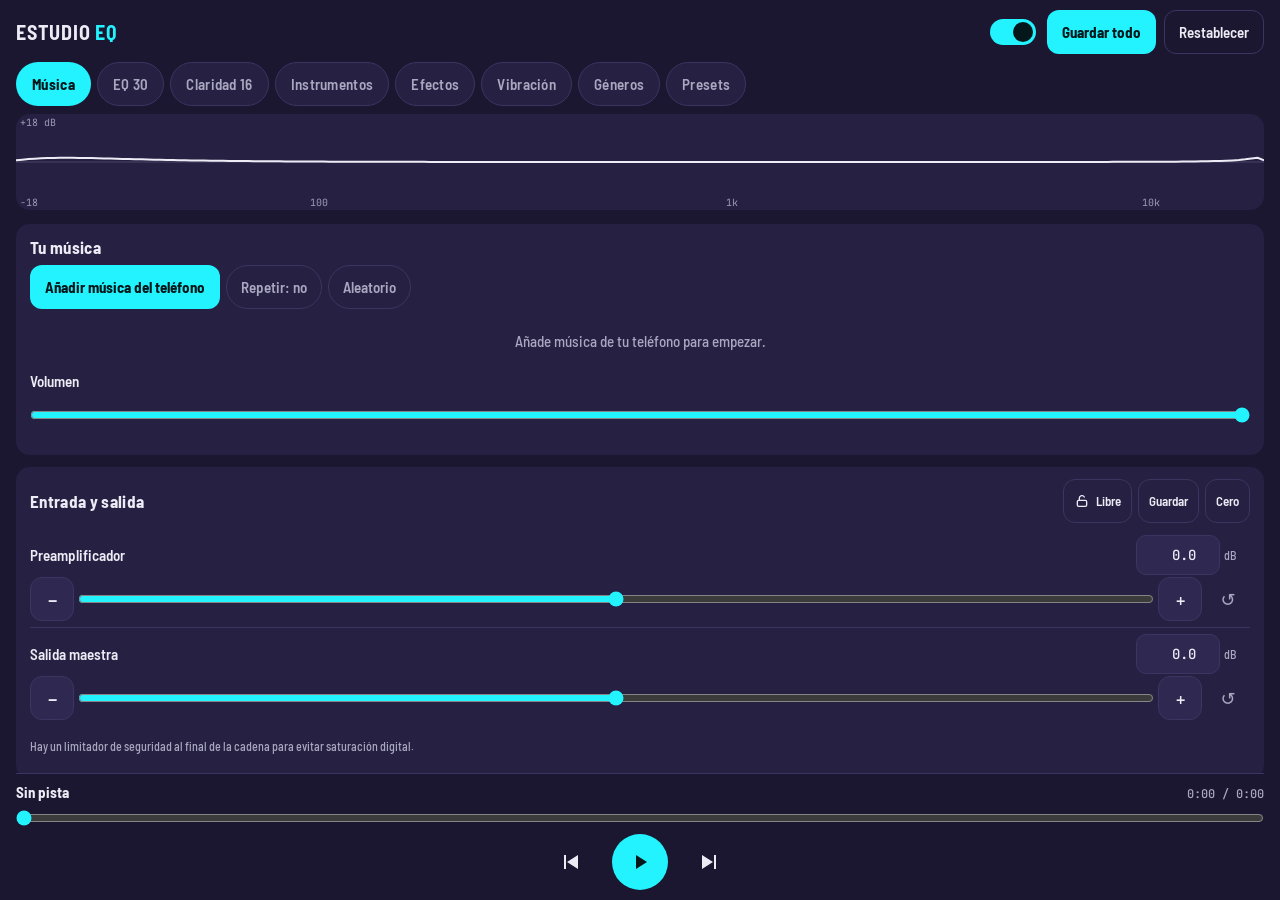
<file: public/assets/aistudio/index_38d9b028.html>
<!doctype html><html><head><meta charset=utf8><meta name=viewport content="width=device-width,initial-scale=1,viewport-fit=cover"><style>:root{color-scheme:light;box-sizing:border-box;padding-top:env(safe-area-inset-top,0px);padding-bottom:env(safe-area-inset-bottom,0px)}html{scroll-padding-top:env(safe-area-inset-top,0px)}body{margin:0;padding:0;font:14px -apple-system,BlinkMacSystemFont,sans-serif;background:#fff;color:#000}img{max-width:100%}[hidden]:not([hidden=until-found i]){display:none!important}</style><link rel="manifest" href="manifest.json">
<meta name="theme-color" content="#1B1730">
<meta name="mobile-web-app-capable" content="yes">
<meta name="apple-mobile-web-app-capable" content="yes">
<meta name="apple-mobile-web-app-status-bar-style" content="black-translucent">
<meta name="apple-mobile-web-app-title" content="Estudio EQ">
<link rel="apple-touch-icon" href="icons/icon-180.png">
<link rel="icon" href="icons/icon-192.png">
</head><body>
<title>Estudio EQ</title>
<meta name="claude:viewport-fit-sides" content="cover">
<link rel="preconnect" href="https://fonts.googleapis.com">
<link rel="preconnect" href="https://fonts.gstatic.com" crossorigin>
<link rel="stylesheet" href="https://fonts.googleapis.com/css2?family=Barlow+Semi+Condensed:wght@400;500;600;700&family=JetBrains+Mono:wght@400;600&display=swap">
<style>
/* Layout: phone studio. Header, tab row, live analyzer, scrolling pane, player dock.
   Each tab has its own matte ground and one neon accent (set on body[data-tab]). */
:root{
  --bg:#1B1730; --card:#262042; --card2:#2F2850; --line:#3C3562;
  --fg:#EDEBF5; --mute:#AAA7C0; --acc:#22F3FF; --acc-ink:#04181B; --warn:#FF6B86;
  --f-ui:"Barlow Semi Condensed",system-ui,-apple-system,"Segoe UI",sans-serif;
  --f-num:"JetBrains Mono",ui-monospace,Menlo,Consolas,monospace;
  color-scheme:dark;
}
body[data-tab="music"]{--bg:#1B1730;--card:#262042;--card2:#2F2850;--line:#3C3562;--acc:#22F3FF;--acc-ink:#04181B}
body[data-tab="eq30"]{--bg:#0A0A0C;--card:#15151A;--card2:#1E1E25;--line:#2D2D38;--acc:#22F3FF;--acc-ink:#04181B}
body[data-tab="cl16"]{--bg:#2A2C30;--card:#34373C;--card2:#3E4147;--line:#4C5058;--acc:#B6FF3B;--acc-ink:#121A02}
body[data-tab="inst"]{--bg:#1E2832;--card:#293541;--card2:#33414F;--line:#415163;--acc:#FF4FE0;--acc-ink:#220319}
body[data-tab="fx"]{--bg:#261C3D;--card:#31244E;--card2:#3B2C5E;--line:#4A3A75;--acc:#FFE600;--acc-ink:#231F00}
body[data-tab="pre"]{--bg:#2A2622;--card:#363029;--card2:#413A31;--line:#554C40;--acc:#FF9A1F;--acc-ink:#241400}
body[data-tab="vib"]{--bg:#2B1F22;--card:#38292D;--card2:#443439;--line:#5A4449;--acc:#FF5A5A;--acc-ink:#2A0606}
body[data-tab="gen"]{--bg:#1C2A27;--card:#263733;--card2:#30443F;--line:#416058;--acc:#B58CFF;--acc-ink:#150B2A}
*{box-sizing:border-box}
html,body{height:100%}
body{margin:0;background:var(--bg);color:var(--fg);font:500 15px/1.35 var(--f-ui);
  display:grid;grid-template-rows:auto auto auto minmax(0,1fr) auto;
  padding-left:max(16px,env(safe-area-inset-left,0px));padding-right:max(16px,env(safe-area-inset-right,0px));
  transition:background .3s}
button,input,select,textarea{font:inherit;color:inherit}
button{cursor:pointer}
:focus-visible{outline:2px solid var(--acc);outline-offset:2px}
.num{font-family:var(--f-num);font-variant-numeric:tabular-nums}
.vh{position:absolute;width:1px;height:1px;overflow:hidden;clip:rect(0 0 0 0);white-space:nowrap}

header.top{display:flex;align-items:center;gap:8px;padding-block:10px 8px;flex-wrap:wrap}
header.top h1{font-size:20px;font-weight:700;letter-spacing:.04em;margin:0;flex:1;min-width:96px;text-transform:uppercase}
header.top h1 span{color:var(--acc)}
.btn{min-height:44px;padding:0 14px;border-radius:12px;border:1px solid var(--line);background:var(--card);font-weight:600}
.btn.pri{background:var(--acc);color:var(--acc-ink);border-color:transparent;font-weight:700}
.btn.ghost{background:transparent}
.btn.sm{min-height:36px;padding:0 10px;font-size:13px}
.chip{min-height:44px;padding:0 14px;border-radius:22px;border:1px solid var(--line);background:transparent;font-weight:600;color:var(--mute)}
.chip[aria-pressed=true]{background:var(--acc);color:var(--acc-ink);border-color:transparent}
.tabs{display:flex;gap:6px;overflow-x:auto;padding-bottom:8px;scrollbar-width:none}
.tabs::-webkit-scrollbar{display:none}
.tab{flex:none;min-height:44px;padding:0 15px;border-radius:22px;border:1px solid var(--line);background:var(--card);color:var(--mute);font-weight:600;letter-spacing:.02em}
.tab[aria-selected=true]{background:var(--acc);color:var(--acc-ink);border-color:transparent;font-weight:700}
#viz{width:100%;height:96px;border-radius:14px;background:var(--card);display:block;margin-bottom:2px}
main{overflow-y:auto;padding-block:12px;display:flex;flex-direction:column;gap:12px;min-height:0;scrollbar-width:thin}
.pane{display:flex;flex-direction:column;gap:12px}
.pane[hidden]{display:none}
.card{background:var(--card);border-radius:14px;padding:12px 14px}
.card.locked .cbody{opacity:.5;pointer-events:none}
.chead{display:flex;align-items:center;gap:6px;margin-bottom:6px;flex-wrap:wrap}
.chead h2{font-size:17px;font-weight:700;margin:0;flex:1;min-width:120px;letter-spacing:.02em}
.hint{color:var(--mute);font-size:13px;margin:0 0 8px}
.mini{color:var(--mute);font-size:12px}
.sw{width:52px;height:44px;border:0;background:none;padding:0;display:grid;place-items:center}
.sw i{display:block;width:46px;height:26px;border-radius:13px;background:var(--line);position:relative;transition:background .15s}
.sw i::after{content:"";position:absolute;top:3px;left:3px;width:20px;height:20px;border-radius:50%;background:var(--fg);transition:transform .15s,background .15s}
.sw[aria-checked=true] i{background:var(--acc)}
.sw[aria-checked=true] i::after{transform:translateX(20px);background:var(--acc-ink)}
.ib{min-height:44px;min-width:44px;padding:0 10px;border-radius:12px;border:1px solid var(--line);background:transparent;font-weight:600;font-size:13px;display:inline-flex;align-items:center;justify-content:center;gap:6px;color:var(--fg)}
.ib[aria-pressed=true]{border-color:var(--acc);color:var(--acc)}
.ib svg{width:16px;height:16px;fill:none;stroke:currentColor;stroke-width:2;stroke-linecap:round;stroke-linejoin:round}

/* parameter row */
.prow{display:flex;flex-direction:column;gap:2px;padding:6px 0;border-top:1px solid var(--line)}
.prow:first-of-type{border-top:0}
.ptop{display:flex;align-items:center;justify-content:space-between;gap:8px}
.pl{font-weight:600}
.pv{display:flex;align-items:center;gap:4px}
.in{width:84px;min-height:40px;padding:0 8px;text-align:right;border-radius:10px;border:1px solid var(--line);background:var(--card2);font-size:14px}
.u{color:var(--mute);font-size:12px;min-width:26px}
.pctl{display:flex;align-items:center;gap:4px}
.pctl input[type=range]{flex:1;min-width:0;height:44px;accent-color:var(--acc);margin:0}
.step{width:44px;height:44px;border-radius:12px;border:1px solid var(--line);background:var(--card2);font-size:20px;line-height:1;flex:none;display:grid;place-items:center;padding:0}
.rst{width:44px;height:44px;border-radius:12px;border:0;background:transparent;color:var(--mute);flex:none;font-size:18px;padding:0}
.adv{margin-top:2px}
.adv summary{min-height:36px;display:flex;align-items:center;color:var(--mute);font-size:13px;cursor:pointer}

/* band strips */
.strip{display:flex;overflow-x:auto;gap:2px;padding:8px 0 10px;scrollbar-width:thin;overscroll-behavior-x:contain}
.bcol{flex:none;width:44px;display:flex;flex-direction:column;align-items:center;gap:6px}
.bv{font-size:11px;color:var(--mute);height:15px}
.btrack{position:relative;width:34px;height:210px;touch-action:none;border-radius:9px;background:var(--card2)}
.bcol.sel .btrack{box-shadow:0 0 0 2px var(--acc)}
.bin{position:absolute;inset:9px 0}
.brail{position:absolute;left:50%;top:0;bottom:0;width:4px;margin-left:-2px;background:var(--line);border-radius:2px}
.bzero{position:absolute;left:3px;right:3px;top:50%;height:1px;background:var(--mute);opacity:.5}
.bfill{position:absolute;left:50%;width:4px;margin-left:-2px;background:var(--acc);border-radius:2px}
.bthumb{position:absolute;left:2px;right:2px;height:14px;margin-top:-7px;border-radius:7px;background:var(--fg);box-shadow:0 0 10px var(--acc)}
.bf{font-size:11px;color:var(--mute)}
.bn{font-size:10px;color:var(--mute);height:24px;overflow:hidden;text-align:center;line-height:1.1}
.fine{border-top:1px solid var(--line);padding-top:10px;display:flex;flex-direction:column;gap:8px}
.fnav{display:flex;align-items:center;gap:8px}
.fnav .mid{flex:1;text-align:center}
.fname{font-weight:700;font-size:16px}
.fval{font-size:22px;color:var(--acc)}
.frow{display:flex;gap:6px;align-items:center;justify-content:center;flex-wrap:wrap}
.frow .btn{min-width:52px;padding:0 8px}
.chips{display:flex;gap:6px;flex-wrap:wrap}

/* music */
.plist{display:flex;flex-direction:column;gap:2px;max-height:240px;overflow-y:auto}
.pitem{min-height:44px;text-align:left;border:0;border-radius:10px;background:transparent;padding:0 10px;display:flex;align-items:center;gap:8px}
.pitem[aria-current=true]{background:var(--card2);color:var(--acc);font-weight:700}
.pitem span{overflow:hidden;text-overflow:ellipsis;white-space:nowrap;min-width:0}
.empty{color:var(--mute);padding:14px 4px;text-align:center}

/* presets */
.prrow{display:flex;align-items:center;gap:6px;padding:6px 0;border-top:1px solid var(--line)}
.prrow:first-child{border-top:0}
.prn{flex:1;min-width:0;display:flex;flex-direction:column}
.prn b{overflow:hidden;text-overflow:ellipsis;white-space:nowrap}
.prn small{color:var(--mute);font-size:12px}
.field{width:100%;min-height:44px;padding:0 12px;border-radius:12px;border:1px solid var(--line);background:var(--card2)}
textarea.field{min-height:110px;padding:10px 12px;font-family:var(--f-num);font-size:12px;resize:vertical}
.sub{font-size:13px;font-weight:700;letter-spacing:.08em;text-transform:uppercase;color:var(--mute);margin:6px 0 2px}
canvas.radar{width:132px;height:132px;display:block;margin:0 auto 4px;border-radius:50%;background:var(--card2)}

/* dock */
.dock{padding-block:8px 10px;display:flex;flex-direction:column;gap:2px;border-top:1px solid var(--line)}
.dt{display:flex;justify-content:space-between;gap:10px;align-items:baseline}
#dTitle{font-weight:700;overflow:hidden;text-overflow:ellipsis;white-space:nowrap;min-width:0}
#dTime{font-size:12px;color:var(--mute);flex:none}
#seek{width:100%;height:28px;margin:0;accent-color:var(--acc)}
.dc{display:flex;align-items:center;justify-content:center;gap:18px}
.tb{width:48px;height:48px;border-radius:50%;border:0;background:transparent;display:grid;place-items:center;padding:0;color:var(--fg)}
.tb svg{width:24px;height:24px;fill:currentColor}
.tb.play{width:56px;height:56px;background:var(--acc);color:var(--acc-ink)}
#toast{position:fixed;left:50%;transform:translate(-50%,10px);bottom:calc(120px + env(safe-area-inset-bottom,0px));background:var(--fg);color:var(--bg);padding:10px 16px;border-radius:22px;font-weight:600;opacity:0;pointer-events:none;transition:opacity .2s,transform .2s;max-width:calc(100% - 32px);text-align:center;z-index:20}
#toast.on{opacity:1;transform:translate(-50%,0)}
@media (prefers-reduced-motion:reduce){*{transition:none!important}}
</style>

<header class="top">
  <h1>Estudio <span>EQ</span></h1>
  <button class="sw" id="bypass" role="switch" aria-checked="true" aria-label="Procesado de audio activo"><i></i></button>
  <button class="btn pri" id="saveAll">Guardar todo</button>
  <button class="btn ghost" id="resetAll">Restablecer</button>
</header>
<nav class="tabs" id="tabs" role="tablist" aria-label="Secciones"></nav>
<canvas id="viz" aria-label="Analizador de espectro y curva de ecualización total" role="img"></canvas>
<main id="main"></main>
<div class="dock">
  <div class="dt"><span id="dTitle">Sin pista</span><span id="dTime" class="num">0:00 / 0:00</span></div>
  <input type="range" id="seek" min="0" max="1" step="0.1" value="0" aria-label="Posición de la pista">
  <div class="dc">
    <button class="tb" id="bPrev" aria-label="Anterior"><svg viewBox="0 0 24 24"><path d="M6 5h2v14H6zM20 5v14L9 12z"/></svg></button>
    <button class="tb play" id="bPlay" aria-label="Reproducir"><svg viewBox="0 0 24 24" id="playIcon"><path d="M8 5v14l11-7z"/></svg></button>
    <button class="tb" id="bNext" aria-label="Siguiente"><svg viewBox="0 0 24 24"><path d="M16 5h2v14h-2zM4 5l11 7L4 19z"/></svg></button>
  </div>
</div>
<div id="toast" role="status" aria-live="polite"></div>

<script>
(()=>{
'use strict';
const $=(s,r=document)=>r.querySelector(s);
function h(tag,props,...kids){const e=document.createElement(tag);if(props)for(const k in props){const v=props[k];if(v==null||v===false)continue;if(k==='class')e.className=v;else if(k==='text')e.textContent=v;else if(k.startsWith('on'))e.addEventListener(k.slice(2),v);else if(v===true)e.setAttribute(k,'');else e.setAttribute(k,v)}for(const c of kids.flat())if(c!=null&&c!==false)e.append(c.nodeType?c:document.createTextNode(c));return e}
const clamp=(v,a,b)=>Math.min(b,Math.max(a,v));
const clone=o=>JSON.parse(JSON.stringify(o));
const dB=x=>Math.pow(10,x/20);
const r1=v=>Math.round(v*10)/10;
const fmtF=f=>f>=1000?(+(f/1000).toFixed(2))+'k':String(f);
const fmtHz=f=>f>=1000?(+(f/1000).toFixed(2))+' kHz':f+' Hz';
const sgn=(v,d=1)=>(v>0?'+':v<0?'−':'')+Math.abs(v).toFixed(d);
const mmss=t=>{t=Math.max(0,t|0);return (t/60|0)+':'+String(t%60).padStart(2,'0')};

/* ---------- datos ---------- */
const BANDS30=[25,31.5,40,50,63,80,100,125,160,200,250,315,400,500,630,800,1000,1250,1600,2000,2500,3150,4000,5000,6300,8000,10000,12500,16000,20000];
const BANDS16=[40,63,100,160,250,400,630,1000,1600,2500,4000,5000,8000,10000,12500,16000];
const NAMES16=['Sub','Graves','Bajos','Cuerpo','Calidez','Barro','Medios','Voz','Claridad','Nitidez','Dicción','Brillo','Agudos','Aire','Aire +','Ultra'];
const INST=[
 {grp:'drums',name:'Batería',items:[['kick','Bombo',60,1.2],['snareB','Caja · cuerpo',200,1.4],['snareC','Caja · chasquido',5000,1.2],['tomF','Tom de piso',90,1.5],['tomM','Tom medio',160,1.5],['tomH','Tom agudo',250,1.5],['hat','Hi-hat',9000,1],['cym','Platillos',12000,0.8]]},
 {grp:'guitar',name:'Guitarras',items:[['gBody','Guitarra · cuerpo',250,1.2],['gPres','Guitarra · presencia',3000,1.2],['gAc','Acústica · brillo',6000,1]]},
 {grp:'bass',name:'Bajo',items:[['bLow','Bajo · cuerpo',80,1.4],['bAtk','Bajo · ataque',900,1.4]]},
 {grp:'voice',name:'Voces',items:[['vWarm','Voz · calidez',200,1.2],['vPres','Voz · presencia',3500,1.2],['vSib','Voz · sibilancia',7000,2],['vAir','Voz · aire',12000,0.8]]},
 {grp:'keys',name:'Teclas y piano',items:[['kBody','Piano · cuerpo',300,1.2],['kBri','Piano · brillo',4500,1]]}
];
const FXN={tone:'Tono y filtros',comp:'Compresor',sat:'Saturación',wid:'Ancho estéreo',rev:'Reverberación',dly:'Eco / Delay',sp:'Sonido 3D',sub:'Subgraves potentes',glass:'Resonancia de vidrios',harm:'Armónicos de graves',trem:'Temblor (trémolo)',vibr:'Vibrato',hap:'Vibración del teléfono'};

function defState(){
  const inst={};INST.forEach(g=>g.items.forEach(([id,,f,q])=>inst[id]={g:0,f,q}));
  return {master:{pre:0,vol:0},q30:4.32,r30:12,eq:Array(30).fill(0),q16:2.8,r16:12,cl:Array(16).fill(0),inst,
    fx:{tone:{bass:0,bassF:100,treb:0,trebF:8000,lc:20,hc:20000},
      comp:{on:false,th:0,ratio:1,attack:3,release:250,knee:0,makeup:0},
      sat:{on:false,drive:0,mix:0},wid:{on:false,w:0},
      rev:{on:false,mix:0,decay:2,pre:0,damp:30,size:50},
      dly:{on:false,time:250,fb:0,mix:0,tone:8000},
      sp:{on:false,mix:0,az:0,el:0,dist:1,rot:0},
      sub:{on:false,freq:50,g:0,q:1.2},glass:{on:false,freq:90,g:0,q:6},harm:{on:false,freq:120,drive:0,mix:0},
      trem:{on:false,rate:5,depth:0,shape:0},vibr:{on:false,rate:5,depth:0},
      hap:{on:false,thr:60,dur:40,gap:60,shake:0}},
    bypass:false,locks:{}};
}
let S=defState();const D=defState();
function merge(t,s){if(!s||typeof s!=='object')return;for(const k in t){if(!(k in s))continue;if(t[k]&&typeof t[k]==='object'&&!Array.isArray(t[k]))merge(t[k],s[k]);else if(typeof t[k]===typeof s[k]&&!Array.isArray(t[k]))t[k]=s[k]}}
const SEC={
  master:{n:'Entrada y salida',get:s=>clone(s.master),set:(s,d)=>merge(s.master,d)},
  eq30:{n:'EQ de 30 bandas',get:s=>({eq:s.eq.slice(),q30:s.q30,r30:s.r30}),set:(s,d)=>{if(d&&Array.isArray(d.eq)&&d.eq.length===30)s.eq=d.eq.map(v=>clamp(+v||0,-24,24));if(d&&+d.q30)s.q30=+d.q30;if(d&&+d.r30)s.r30=+d.r30}},
  cl16:{n:'16 bandas de claridad',get:s=>({cl:s.cl.slice(),q16:s.q16,r16:s.r16}),set:(s,d)=>{if(d&&Array.isArray(d.cl)&&d.cl.length===16)s.cl=d.cl.map(v=>clamp(+v||0,-24,24));if(d&&+d.q16)s.q16=+d.q16;if(d&&+d.r16)s.r16=+d.r16}}
};
INST.forEach(g=>SEC[g.grp]={n:g.name,get:s=>{const o={};g.items.forEach(([id])=>o[id]=clone(s.inst[id]));return o},set:(s,d)=>{if(d)g.items.forEach(([id])=>{if(d[id])merge(s.inst[id],d[id])})}});
Object.keys(FXN).forEach(k=>SEC[k]={n:FXN[k],get:s=>clone(s.fx[k]),set:(s,d)=>merge(s.fx[k],d)});
const ORDER=['master','eq30','cl16','drums','guitar','bass','voice','keys','tone','comp','sat','wid','rev','dly','sp','sub','glass','harm','trem','vibr','hap'];
const getFull=()=>{const o={};ORDER.forEach(k=>o[k]=SEC[k].get(S));return o};
const resetSec=k=>SEC[k].set(S,SEC[k].get(D));

/* ---------- almacenamiento ---------- */
const KEY='estudio-eq-v1';
let store={last:null,presets:[],sec:{}};
try{const r=localStorage.getItem(KEY);if(r){const o=JSON.parse(r);if(o&&typeof o==='object'){store.last=o.last||null;store.presets=Array.isArray(o.presets)?o.presets:[];store.sec=o.sec&&typeof o.sec==='object'?o.sec:{}}}}catch(e){}
function persist(){try{localStorage.setItem(KEY,JSON.stringify(store));return true}catch(e){toast('Este navegador no permite guardar. Usa Exportar en Presets.');return false}}
let saveT;function saveSoon(){clearTimeout(saveT);saveT=setTimeout(()=>{store.last={data:getFull(),bypass:S.bypass,locks:S.locks};persist()},500)}
if(store.last&&store.last.data){ORDER.forEach(k=>{if(store.last.data[k])SEC[k].set(S,store.last.data[k])});S.bypass=!!store.last.bypass;S.locks=store.last.locks&&typeof store.last.locks==='object'?store.last.locks:{}}
function toast(m){const t=$('#toast');t.textContent=m;t.classList.add('on');clearTimeout(toast.t);toast.t=setTimeout(()=>t.classList.remove('on'),2600)}
const stamp=()=>new Date().toLocaleString('es',{day:'2-digit',month:'short',hour:'2-digit',minute:'2-digit'});

/* ---------- audio ---------- */
let ctx=null,audio=null,N={},irKey='',irT=0,satDrive=-1,harmDrive=-1,vizDirty=true;
const chain=(...n)=>{for(let i=0;i<n.length-1;i++)n[i].connect(n[i+1])};
function build(){
  const AC=window.AudioContext||window.webkitAudioContext;
  audio=new Audio();audio.setAttribute('playsinline','');audio.preload='auto';
  if(!AC){toast('Este navegador no admite audio avanzado.');return}
  ctx=new AC();
  const src=ctx.createMediaElementSource(audio);
  const g=(v=1)=>{const n=ctx.createGain();n.gain.value=v;return n};
  const bq=(t,f,q=0.7,gn=0)=>{const n=ctx.createBiquadFilter();n.type=t;n.frequency.value=f;n.Q.value=q;n.gain.value=gn;return n};
  N.pre=g();N.pre.channelCount=2;N.pre.channelCountMode='explicit';N.pre.channelInterpretation='speakers';
  N.hp=bq('highpass',20,0.707);N.lp=bq('lowpass',20000,0.707);
  N.eq=BANDS30.map(f=>bq('peaking',f,4.32));N.cl=BANDS16.map(f=>bq('peaking',f,2.8));
  N.inst={};INST.forEach(gr=>gr.items.forEach(([id,,f,q])=>N.inst[id]=bq('peaking',f,q)));
  N.bass=bq('lowshelf',100);N.treb=bq('highshelf',8000);
  N.satDry=g();N.shaper=ctx.createWaveShaper();N.shaper.oversample='4x';N.satWet=g(0);N.satSum=g();
  N.comp=ctx.createDynamicsCompressor();N.makeup=g();
  N.split=ctx.createChannelSplitter(2);N.mid=g(.5);N.sL=g(.5);N.sR=g(-.5);N.sw=g(1);N.inv=g(-1);N.merge=ctx.createChannelMerger(2);
  N.spDry=g();N.pan=ctx.createPanner();N.pan.panningModel='HRTF';N.pan.distanceModel='inverse';N.pan.refDistance=1;N.spWet=g(0);N.bus=g();
  N.busDry=g();N.preD=ctx.createDelay(1);N.conv=ctx.createConvolver();N.revWet=g(0);
  N.dly=ctx.createDelay(2);N.fb=g(0);N.dTone=bq('lowpass',8000);N.dWet=g(0);
  N.fxSum=g();N.wet=g();N.direct=g(0);N.master=g();
  N.lim=ctx.createDynamicsCompressor();N.lim.threshold.value=-0.5;N.lim.knee.value=0;N.lim.ratio.value=20;N.lim.attack.value=0.002;N.lim.release.value=0.08;
  N.an=ctx.createAnalyser();N.an.fftSize=2048;N.an.smoothingTimeConstant=0.8;
  chain(src,N.pre,N.hp,N.lp,...N.eq,...N.cl,...Object.values(N.inst),N.bass,N.treb);
  N.vSub=bq('peaking',50,1.2);N.vRes=bq('peaking',90,6);N.xIn=g();N.xLp=bq('lowpass',120,0.707);N.xSh=ctx.createWaveShaper();N.xSh.oversample='4x';N.xWet=g(0);N.xSum=g();
  N.trem=g(1);N.tLfo=ctx.createOscillator();N.tG=g(0);N.vib=ctx.createDelay(0.05);N.vib.delayTime.value=0.01;N.vLfo=ctx.createOscillator();N.vG=g(0);N.vOut=g();
  chain(N.treb,N.vSub,N.vRes,N.xIn,N.xSum);N.xIn.connect(N.xLp);chain(N.xLp,N.xSh,N.xWet,N.xSum);
  chain(N.xSum,N.trem,N.vib,N.vOut);N.tLfo.connect(N.tG);N.tG.connect(N.trem.gain);N.vLfo.connect(N.vG);N.vG.connect(N.vib.delayTime);N.tLfo.start();N.vLfo.start();
  N.vOut.connect(N.satDry);N.satDry.connect(N.satSum);N.vOut.connect(N.shaper);N.shaper.connect(N.satWet);N.satWet.connect(N.satSum);
  chain(N.satSum,N.comp,N.makeup,N.split);
  N.split.connect(N.mid,0);N.split.connect(N.mid,1);N.split.connect(N.sL,0);N.split.connect(N.sR,1);
  N.sL.connect(N.sw);N.sR.connect(N.sw);N.sw.connect(N.inv);
  N.mid.connect(N.merge,0,0);N.sw.connect(N.merge,0,0);N.mid.connect(N.merge,0,1);N.inv.connect(N.merge,0,1);
  N.merge.connect(N.spDry);N.merge.connect(N.pan);N.pan.connect(N.spWet);N.spDry.connect(N.bus);N.spWet.connect(N.bus);
  N.bus.connect(N.busDry);N.busDry.connect(N.fxSum);
  chain(N.bus,N.preD,N.conv,N.revWet,N.fxSum);
  N.bus.connect(N.dly);chain(N.dly,N.dTone,N.dWet,N.fxSum);N.dTone.connect(N.fb);N.fb.connect(N.dly);
  chain(N.fxSum,N.wet,N.master);src.connect(N.direct);N.direct.connect(N.master);chain(N.master,N.lim,N.an,ctx.destination);
}
const T=(p,v)=>p.setTargetAtTime(v,ctx.currentTime,0.015);
function curve(d){const n=2048,c=new Float32Array(n),k=1+d*0.25,nr=Math.tanh(k);for(let i=0;i<n;i++){const x=i*2/(n-1)-1;c[i]=Math.tanh(k*x)/nr}return c}
function makeIR(dec,damp,size){
  const sr=ctx.sampleRate,len=Math.max(64,Math.floor(sr*Math.max(0.1,dec))),b=ctx.createBuffer(2,len,sr);
  const a=1-clamp(damp,0,100)/100*0.96,ex=3-clamp(size,0,100)/100*1.8,att=Math.floor(sr*0.004);
  for(let c=0;c<2;c++){const d=b.getChannelData(c);let lp=0,e=0;
    for(let i=0;i<len;i++){lp+=a*((Math.random()*2-1)-lp);const v=lp*Math.pow(1-i/len,ex)*(i<att?0.2+0.8*i/att:1);d[i]=v;e+=v*v}
    const sc=1/Math.sqrt(e||1);for(let i=0;i<len;i++)d[i]*=sc}
  return b;
}
function applyAll(){
  if(!ctx)return;
  T(N.pre.gain,dB(S.master.pre));T(N.master.gain,dB(S.master.vol));
  T(N.wet.gain,S.bypass?0:1);T(N.direct.gain,S.bypass?1:0);
  const t=S.fx.tone;T(N.hp.frequency,t.lc);T(N.lp.frequency,t.hc);T(N.bass.gain,t.bass);T(N.bass.frequency,t.bassF);T(N.treb.gain,t.treb);T(N.treb.frequency,t.trebF);
  S.eq.forEach((v,i)=>{T(N.eq[i].gain,v);T(N.eq[i].Q,S.q30)});
  S.cl.forEach((v,i)=>{T(N.cl[i].gain,v);T(N.cl[i].Q,S.q16)});
  for(const id in N.inst){const p=S.inst[id],n=N.inst[id];T(n.gain,p.g);T(n.frequency,p.f);T(n.Q,p.q)}
  const c=S.fx.comp;
  if(c.on){T(N.comp.threshold,c.th);T(N.comp.knee,c.knee);T(N.comp.ratio,c.ratio);T(N.comp.attack,c.attack/1000);T(N.comp.release,c.release/1000);T(N.makeup.gain,dB(c.makeup))}
  else{T(N.comp.threshold,0);T(N.comp.knee,0);T(N.comp.ratio,1);T(N.makeup.gain,1)}
  const s=S.fx.sat;if(s.drive!==satDrive){satDrive=s.drive;N.shaper.curve=curve(s.drive)}
  const sm=s.on?s.mix/100:0;T(N.satWet.gain,sm);T(N.satDry.gain,1-sm);
  const sb=S.fx.sub;T(N.vSub.gain,sb.on?sb.g:0);T(N.vSub.frequency,sb.freq);T(N.vSub.Q,sb.q);
  const gl=S.fx.glass;T(N.vRes.gain,gl.on?gl.g:0);T(N.vRes.frequency,gl.freq);T(N.vRes.Q,gl.q);
  const hm=S.fx.harm;if(hm.drive!==harmDrive){harmDrive=hm.drive;N.xSh.curve=curve(hm.drive*0.6)}T(N.xLp.frequency,hm.freq);T(N.xWet.gain,hm.on?hm.mix/100:0);
  const tr=S.fx.trem;N.tLfo.type=['sine','triangle','square'][tr.shape]||'sine';T(N.tLfo.frequency,tr.rate);const td=tr.on?tr.depth/100:0;T(N.trem.gain,1-td/2);T(N.tG.gain,td/2);
  const vb=S.fx.vibr;T(N.vLfo.frequency,vb.rate);T(N.vG.gain,vb.on?vb.depth/1000:0);
  const w=S.fx.wid;T(N.sw.gain,w.on?clamp(1+w.w/100,0,3):1);
  const sp=S.fx.sp,spm=sp.on?sp.mix/100:0;T(N.spWet.gain,spm);T(N.spDry.gain,1-spm);
  const r=S.fx.rev;T(N.revWet.gain,r.on?r.mix/100*1.5:0);T(N.preD.delayTime,r.pre/1000);
  const key=r.decay+'|'+r.damp+'|'+r.size;
  if(key!==irKey){const first=!irKey;irKey=key;clearTimeout(irT);irT=setTimeout(()=>{const q=S.fx.rev;N.conv.buffer=makeIR(q.decay,q.damp,q.size)},first?0:140)}
  const d=S.fx.dly;T(N.dly.delayTime,d.time/1000);T(N.fb.gain,d.on?d.fb/100:0);T(N.dWet.gain,d.on?d.mix/100:0);T(N.dTone.frequency,d.tone);
}
let spAz=0;
function placePan(dt){
  if(!ctx)return;const sp=S.fx.sp;
  if(sp.on&&sp.rot)spAz=(spAz+sp.rot*6*dt+360)%360;else spAz=sp.az;
  const a=spAz*Math.PI/180,e=sp.el*Math.PI/180,d=Math.max(0.1,sp.dist);
  const x=Math.sin(a)*Math.cos(e)*d,y=Math.sin(e)*d,z=-Math.cos(a)*Math.cos(e)*d,p=N.pan;
  if(p.positionX){p.positionX.value=x;p.positionY.value=y;p.positionZ.value=z}else p.setPosition(x,y,z);
}

/* ---------- estado → interfaz ---------- */
const syncers=[];
function syncAll(){syncers.forEach(f=>f());paintBypass();vizDirty=true}
function commit(){applyAll();vizDirty=true;saveSoon()}
const getP=p=>p.split('.').reduce((o,k)=>o[k],S);
const getD=p=>p.split('.').reduce((o,k)=>o[k],D);
function setP(p,v){const ks=p.split('.'),l=ks.pop();ks.reduce((o,k)=>o[k],S)[l]=v}
const decs=st=>{const s=String(st);return s.includes('.')?s.split('.')[1].length:0};
function holdBtn(btn,fn){
  let t,iv;const stop=()=>{clearTimeout(t);clearInterval(iv)};
  btn.addEventListener('pointerdown',e=>{if(e.button>0)return;e.preventDefault();fn();t=setTimeout(()=>{iv=setInterval(fn,70)},420)});
  ['pointerup','pointerleave','pointercancel'].forEach(ev=>btn.addEventListener(ev,stop));
  btn.addEventListener('click',e=>{if(e.detail===0)fn()});
}
function row(path,label,o){
  const dec=decs(o.step),fine=o.fine||o.step;
  const num=h('input',{type:'number',class:'num in',id:'n_'+path,step:o.step,min:o.min,max:o.max,inputmode:'decimal','aria-label':label});
  const rng=h('input',{type:'range',id:'r_'+path,'aria-label':label+' (deslizador)',min:o.log?0:o.min,max:o.log?1000:o.max,step:o.log?1:o.step});
  const toS=v=>o.log?Math.round(1000*Math.log(v/o.min)/Math.log(o.max/o.min)):v;
  const fromS=s=>{if(!o.log)return +s;const v=o.min*Math.pow(o.max/o.min,s/1000);return o.step>=1?Math.round(v):+v.toFixed(dec)};
  const show=()=>{const v=getP(path);num.value=v.toFixed(dec);rng.value=toS(v)};
  const set=v=>{v=clamp(+v,o.min,o.max);if(!isFinite(v))return show();v=+(Math.round(v/o.step)*o.step).toFixed(dec);setP(path,v);show();commit()};
  num.addEventListener('change',()=>set(num.value));
  rng.addEventListener('input',()=>set(fromS(rng.value)));
  const minus=h('button',{class:'step','aria-label':'Restar '+label,type:'button',text:'−'}),plus=h('button',{class:'step','aria-label':'Sumar '+label,type:'button',text:'+'});
  holdBtn(minus,()=>set(getP(path)-fine));holdBtn(plus,()=>set(getP(path)+fine));
  const rst=h('button',{class:'rst','aria-label':'Volver '+label+' a su valor inicial',type:'button',text:'↺',onclick:()=>set(getD(path))});
  syncers.push(show);show();
  return h('div',{class:'prow'},
    h('div',{class:'ptop'},h('label',{class:'pl',for:'n_'+path,text:label}),h('span',{class:'pv'},num,h('span',{class:'u',text:o.unit||''}))),
    h('div',{class:'pctl'},minus,rng,plus,rst));
}
const ICON_LOCK='<svg viewBox="0 0 24 24"><rect x="5" y="11" width="14" height="9" rx="2"/><path d="M8 11V8a4 4 0 018 0v3"/></svg>';
const ICON_OPEN='<svg viewBox="0 0 24 24"><rect x="5" y="11" width="14" height="9" rx="2"/><path d="M8 11V8a4 4 0 017.5-2"/></svg>';
function card(key,title,opt={}){
  const c=h('div',{class:'card'}),body=h('div',{class:'cbody'});
  const head=h('div',{class:'chead'},h('h2',{text:title}));
  let sw=null;
  if(opt.on){sw=h('button',{class:'sw',role:'switch',type:'button','aria-label':'Activar '+title,onclick:()=>{S.fx[key].on=!S.fx[key].on;syncAll();commit()}},h('i'));head.append(sw)}
  const lock=h('button',{class:'ib',type:'button',onclick:()=>{S.locks[key]=!S.locks[key];if(!S.locks[key])delete S.locks[key];syncAll();saveSoon();toast(S.locks[key]?title+' bloqueado':title+' desbloqueado')}});
  const save=h('button',{class:'ib',type:'button','aria-label':'Guardar ajuste de '+title,text:'Guardar',onclick:()=>saveSection(key)});
  const rs=h('button',{class:'ib',type:'button','aria-label':'Poner '+title+' en cero',text:'Cero',onclick:()=>{resetSec(key);syncAll();commit();toast(title+' en cero')}});
  head.append(lock,save,rs);
  c.append(head,body);
  syncers.push(()=>{const l=!!S.locks[key];c.classList.toggle('locked',l);body.inert=l;lock.setAttribute('aria-pressed',l);lock.setAttribute('aria-label',(l?'Desbloquear ':'Bloquear ')+title);lock.innerHTML=(l?ICON_LOCK:ICON_OPEN)+'<span>'+(l?'Bloqueado':'Libre')+'</span>';if(sw)sw.setAttribute('aria-checked',!!S.fx[key].on)});
  return {c,body,head};
}

/* ---------- analizador ---------- */
const cv=$('#viz'),c2=cv.getContext('2d');
const FF=Float32Array.from({length:200},(_,i)=>20*Math.pow(1000,i/199));
let resp=null,accC='#22F3FF',fgC='#EDEBF5',freqData=null;
function calcResp(){
  if(!ctx)return;const mag=new Float32Array(200).fill(1),tmp=new Float32Array(200),ph=new Float32Array(200);
  const list=[N.hp,N.lp,...N.eq,...N.cl,...Object.values(N.inst),N.bass,N.treb,N.vSub,N.vRes];
  for(const f of list){f.getFrequencyResponse(FF,tmp,ph);for(let i=0;i<200;i++)mag[i]*=tmp[i]}
  resp=Array.from(mag,m=>20*Math.log10(Math.max(m,1e-4)));vizDirty=false;
}
function drawViz(){
  const r=cv.getBoundingClientRect(),dpr=window.devicePixelRatio||1,w=Math.round(r.width*dpr),hh=Math.round(r.height*dpr);
  if(!w||!hh)return;if(cv.width!==w||cv.height!==hh){cv.width=w;cv.height=hh}
  c2.clearRect(0,0,w,hh);
  c2.strokeStyle='rgba(170,167,192,.28)';c2.lineWidth=1;c2.beginPath();c2.moveTo(0,hh/2);c2.lineTo(w,hh/2);c2.stroke();
  if(ctx&&N.an){
    if(!freqData)freqData=new Uint8Array(N.an.frequencyBinCount);
    N.an.getByteFrequencyData(freqData);
    const nb=80,sr=ctx.sampleRate,bw=w/nb;c2.fillStyle=accC;c2.globalAlpha=.55;
    for(let i=0;i<nb;i++){
      const f0=20*Math.pow(1000,i/nb),f1=20*Math.pow(1000,(i+1)/nb);
      let a=Math.floor(f0/(sr/2)*freqData.length),b=Math.max(a+1,Math.ceil(f1/(sr/2)*freqData.length)),m=0;
      for(let k=a;k<b&&k<freqData.length;k++)m=Math.max(m,freqData[k]);
      const bh=m/255*hh*0.95;c2.fillRect(i*bw+1,hh-bh,Math.max(1,bw-2),bh);
    }
    c2.globalAlpha=1;
    if(vizDirty)calcResp();
    if(resp){c2.strokeStyle=fgC;c2.lineWidth=2*dpr;c2.beginPath();
      for(let i=0;i<200;i++){const x=i/199*w,y=hh/2-clamp(resp[i],-18,18)/18*(hh/2)*0.9;i?c2.lineTo(x,y):c2.moveTo(x,y)}c2.stroke()}
  }
  c2.fillStyle='rgba(170,167,192,.9)';c2.font=(10*dpr)+'px '+getComputedStyle(document.body).getPropertyValue('--f-num');
  [['100',100],['1k',1000],['10k',10000]].forEach(([t,f])=>{const x=Math.log(f/20)/Math.log(1000)*w;c2.fillText(t,x+3*dpr,hh-4*dpr)});
  c2.fillText('+18 dB',4*dpr,12*dpr);c2.fillText('−18',4*dpr,hh-4*dpr);
}

/* ---------- pestañas EQ (30 y 16 bandas) ---------- */
function eqTab(cfg){
  const {c,body}=card(cfg.key,cfg.title);
  const arr=()=>S[cfg.arr],rg=()=>S[cfg.rk];
  let sel=0,fineOn=false;
  body.append(h('p',{class:'hint',text:cfg.hint}));
  const rchips=h('div',{class:'chips'});
  [6,12,24].forEach(r=>{const b=h('button',{class:'chip',type:'button',text:'±'+r+' dB',onclick:()=>{if(arr().some(v=>Math.abs(v)>r)){toast('Hay bandas fuera de ±'+r+' dB');return}S[cfg.rk]=r;syncAll();commit()}});b.dataset.r=r;rchips.append(b)});
  const fineChip=h('button',{class:'chip',type:'button',text:'Precisión ×5','aria-pressed':'false',onclick:()=>{fineOn=!fineOn;fineChip.setAttribute('aria-pressed',fineOn)}});
  body.append(h('div',{class:'chips'},rchips.children.length?[...rchips.children]:[],fineChip));
  const strip=h('div',{class:'strip',role:'group','aria-label':cfg.title});
  const cols=[],vals=[],fills=[],thumbs=[];
  function paint(i){
    const v=arr()[i],r=rg(),p=(v/r+1)/2*100;
    thumbs[i].style.top=(100-p)+'%';
    if(v>=0){fills[i].style.top=(100-p)+'%';fills[i].style.height=(p-50)+'%'}else{fills[i].style.top='50%';fills[i].style.height=(50-p)+'%'}
    vals[i].textContent=(v>0?'+':v<0?'−':'')+Math.abs(v).toFixed(1);
    const tr=cols[i].querySelector('.btrack');tr.setAttribute('aria-valuenow',v);tr.setAttribute('aria-valuemin',-r);tr.setAttribute('aria-valuemax',r);
  }
  function paintAll(){arr().forEach((_,i)=>paint(i));cols.forEach((c,i)=>c.classList.toggle('sel',i===sel));
    body.querySelectorAll('[data-r]').forEach(b=>b.setAttribute('aria-pressed',+b.dataset.r===rg()));updFine()}
  function setBand(i,v){arr()[i]=clamp(r1(v),-rg(),rg());paint(i);updFine();commit()}
  function select(i,scroll){sel=clamp(i,0,cfg.freqs.length-1);cols.forEach((c,k)=>c.classList.toggle('sel',k===sel));updFine();if(scroll)cols[sel].scrollIntoView({inline:'center',block:'nearest'})}
  cfg.freqs.forEach((f,i)=>{
    const val=h('span',{class:'bv num'}),fill=h('div',{class:'bfill'}),thumb=h('div',{class:'bthumb'});
    const bin=h('div',{class:'bin'},h('div',{class:'brail'}),h('div',{class:'bzero'}),fill,thumb);
    const track=h('div',{class:'btrack',tabindex:'0',role:'slider','aria-label':'Banda '+fmtHz(f)+(cfg.names?' '+cfg.names[i]:''),'aria-orientation':'vertical','aria-valuetext':''},bin);
    let drag=null;
    const fromY=e=>{const rc=bin.getBoundingClientRect();return (1-clamp((e.clientY-rc.top)/rc.height,0,1))*2-1};
    track.addEventListener('pointerdown',e=>{if(e.button>0)return;select(i);track.setPointerCapture(e.pointerId);
      drag={y:e.clientY,v:arr()[i],h:bin.getBoundingClientRect().height};if(!fineOn)setBand(i,fromY(e)*rg())});
    track.addEventListener('pointermove',e=>{if(!drag)return;
      if(fineOn)setBand(i,drag.v+((drag.y-e.clientY)/drag.h*2*rg())/5);else setBand(i,fromY(e)*rg())});
    const end=()=>{drag=null};track.addEventListener('pointerup',end);track.addEventListener('pointercancel',end);
    track.addEventListener('keydown',e=>{const st=e.shiftKey?1:0.1;
      if(e.key==='ArrowUp'||e.key==='ArrowRight'){e.preventDefault();setBand(i,arr()[i]+st)}
      else if(e.key==='ArrowDown'||e.key==='ArrowLeft'){e.preventDefault();setBand(i,arr()[i]-st)}
      else if(e.key==='Home'){e.preventDefault();setBand(i,0)}});
    const col=h('div',{class:'bcol'},val,track,h('span',{class:'bf num',text:fmtF(f)}),cfg.names?h('span',{class:'bn',text:cfg.names[i]}):null);
    cols.push(col);vals.push(val);fills.push(fill);thumbs.push(thumb);strip.append(col);
  });
  body.append(strip);
  /* panel de ajuste fino */
  const fname=h('div',{class:'fname'}),fval=h('div',{class:'fval num'});
  const prev=h('button',{class:'btn',type:'button','aria-label':'Banda anterior',text:'◀',onclick:()=>select(sel-1,true)});
  const next=h('button',{class:'btn',type:'button','aria-label':'Banda siguiente',text:'▶',onclick:()=>select(sel+1,true)});
  const fnum=h('input',{type:'number',class:'num in',id:'fn_'+cfg.key,step:0.1,inputmode:'decimal','aria-label':'Ganancia exacta de la banda seleccionada'});
  fnum.addEventListener('change',()=>{const v=parseFloat(fnum.value);if(isFinite(v))setBand(sel,v);else updFine()});
  const adj=(d,t)=>{const b=h('button',{class:'btn',type:'button',text:t,'aria-label':(d>0?'Subir ':'Bajar ')+Math.abs(d)+' dB'});holdBtn(b,()=>setBand(sel,arr()[sel]+d));return b};
  const frow=h('div',{class:'frow'},adj(-1,'−1'),adj(-0.1,'−0.1'),fnum,adj(0.1,'+0.1'),adj(1,'+1'),h('button',{class:'btn',type:'button',text:'0',onclick:()=>setBand(sel,0)}));
  function updFine(){const f=cfg.freqs[sel];fname.textContent=fmtHz(f)+(cfg.names?' · '+cfg.names[sel]:'');const v=arr()[sel];fval.textContent=sgn(v)+' dB';fnum.value=v.toFixed(1);fnum.max=rg();fnum.min=-rg()}
  body.append(h('div',{class:'fine'},h('div',{class:'fnav'},prev,h('div',{class:'mid'},fname,fval),next),frow));
  body.append(row(cfg.qk,'Ancho de banda (Q)',{min:0.3,max:20,step:0.01,fine:0.01,unit:'Q'}));
  body.append(h('div',{class:'chips',style:'margin-top:8px'},
    h('button',{class:'btn',type:'button',text:'Aplanar',onclick:()=>{arr().fill(0);paintAll();commit()}}),
    h('button',{class:'btn',type:'button',text:'Suavizar curva',onclick:()=>{const a=arr(),n=a.map((v,i)=>r1(((a[i-1]??v)*0.25)+v*0.5+((a[i+1]??v)*0.25)));n.forEach((v,i)=>a[i]=v);paintAll();commit()}})));
  syncers.push(paintAll);
  return c;
}

/* ---------- reproductor ---------- */
const PL=[];let cur=-1,repeat=0,shuffle=false,seeking=false;
const REP=['Repetir: no','Repetir: todo','Repetir: una'];
function isAudioFile(f){return (f.type&&f.type.startsWith('audio'))||/\.(mp3|m4a|aac|wav|flac|ogg|opus|weba|aif|aiff)$/i.test(f.name)}
function addFiles(files){let n=0;for(const f of files){if(!isAudioFile(f))continue;PL.push({name:f.name.replace(/\.[^.]+$/,''),url:URL.createObjectURL(f)});n++}
  renderList();if(!n){toast('No encontré archivos de audio');return}toast(n+' pista'+(n>1?'s':'')+' añadida'+(n>1?'s':''));if(cur<0)loadTrack(0,false)}
function loadTrack(i,play){if(!PL[i])return;cur=i;audio.src=PL[i].url;$('#dTitle').textContent=PL[i].name;renderList();if(play)playNow()}
async function playNow(){try{if(ctx&&ctx.state!=='running')await ctx.resume();await audio.play()}catch(e){toast('No se pudo reproducir esta pista')}}
function nextTrack(auto){if(!PL.length)return;let i;if(shuffle&&PL.length>1){do{i=Math.floor(Math.random()*PL.length)}while(i===cur)}else{i=cur+1;if(i>=PL.length){if(auto&&repeat!==1){return}i=0}}loadTrack(i,true)}
function prevTrack(){if(!PL.length)return;if(audio.currentTime>3){audio.currentTime=0;return}loadTrack((cur-1+PL.length)%PL.length,true)}
function renderList(){const l=$('#plist');if(!l)return;l.replaceChildren();
  if(!PL.length){l.append(h('div',{class:'empty',text:'Añade música de tu teléfono para empezar.'}));return}
  PL.forEach((t,i)=>l.append(h('button',{class:'pitem',type:'button','aria-current':i===cur,onclick:()=>loadTrack(i,true)},h('span',{class:'num',text:String(i+1).padStart(2,'0')}),h('span',{text:t.name}))))}

/* ---------- presets ---------- */
function applyData(data,{reset=false}={}){
  ORDER.forEach(k=>{if(S.locks[k])return;if(reset)resetSec(k);if(data[k])SEC[k].set(S,data[k])});
  syncAll();commit();
}
function saveSection(key){const list=store.sec[key]||(store.sec[key]=[]);const name=SEC[key].n+' · '+stamp();list.unshift({name,ts:Date.now(),data:SEC[key].get(S)});list.length=Math.min(list.length,40);if(persist())toast('Guardado: '+name);renderPresets()}
function saveAllPreset(name){name=(name||'').trim()||'Ajuste '+stamp();store.presets.unshift({name,ts:Date.now(),data:getFull()});if(persist())toast('Guardado todo: '+name);renderPresets()}
const ramp=(n,fn)=>Array.from({length:n},(_,i)=>r1(fn(i)));
const FACT=[
  ['Plano','Todo en cero',{}],
  ['Graves potentes','Realce de 25 a 160 Hz',{eq30:{eq:ramp(30,i=>Math.max(0,6-i*0.42))},tone:{bass:3}}],
  ['Voz clara','Presencia y menos sibilancia',{cl16:{cl:[0,-1,-1,0,0,-1.5,0,1.5,2.5,3,2,0.5,0,1,0.5,0]},voice:{vPres:{g:3},vSib:{g:-2},vWarm:{g:1}}}],
  ['Rock en vivo','Caja, guitarra y aire',{eq30:{eq:ramp(30,i=>Math.abs(i-14)<6?-1.5:Math.abs(i-14)/14*5)},drums:{kick:{g:2.5},snareC:{g:2}},guitar:{gPres:{g:2.5}},comp:{on:true,th:-18,ratio:3,attack:12,release:180,knee:6,makeup:3}}],
  ['Electrónica','Curva en V y saturación suave',{eq30:{eq:ramp(30,i=>Math.abs(i-14.5)/14.5*6-1)},tone:{bass:3,treb:2},sat:{on:true,drive:18,mix:15},wid:{on:true,w:30}}],
  ['Estadio 3D','Reverb larga y giro lento',{rev:{on:true,mix:28,decay:3.6,size:72,damp:40,pre:20},sp:{on:true,mix:60,rot:4,dist:2},wid:{on:true,w:40}}]
];
const pre=h('div',{class:'pane'});
const secSel=h('select',{class:'field',id:'secSel','aria-label':'Sección'});ORDER.forEach(k=>secSel.append(h('option',{value:k,text:SEC[k].n})));
const lists={fact:h('div'),mine:h('div'),sec:h('div')};
const twoStep=(btn,label,fn)=>{let armed=0;btn.addEventListener('click',()=>{if(armed){clearTimeout(armed);armed=0;fn();return}btn.textContent=label;armed=setTimeout(()=>{armed=0;btn.textContent=btn.dataset.t},3000)})};
function prRow(name,sub,apply,del){const a=h('button',{class:'btn sm',type:'button',text:'Aplicar',onclick:apply});const r=h('div',{class:'prrow'},h('div',{class:'prn'},h('b',{text:name}),sub?h('small',{text:sub}):null),a);
  if(del){const d=h('button',{class:'btn sm ghost',type:'button',text:'Borrar'});d.dataset.t='Borrar';twoStep(d,'¿Seguro?',del);r.append(d)}return r}
function renderPresets(){
  lists.fact.replaceChildren(...FACT.map(([n,s,d])=>prRow(n,s,()=>{applyData(d,{reset:true});toast('Aplicado: '+n)})));
  lists.mine.replaceChildren(...(store.presets.length?store.presets.map((p,i)=>prRow(p.name,Object.keys(p.data||{}).length+' secciones',()=>{applyData(p.data||{});toast('Aplicado: '+p.name)},()=>{store.presets.splice(i,1);persist();renderPresets()})):[h('div',{class:'empty',text:'Aún no guardaste ajustes completos.'})]));
  const k=secSel.value||ORDER[0],ls=store.sec[k]||[];
  lists.sec.replaceChildren(...(ls.length?ls.map((p,i)=>prRow(p.name,SEC[k].n,()=>{if(S.locks[k]){toast(SEC[k].n+' está bloqueado');return}SEC[k].set(S,p.data);syncAll();commit();toast('Aplicado: '+p.name)},()=>{ls.splice(i,1);persist();renderPresets()})):[h('div',{class:'empty',text:'Sin ajustes guardados para esta sección.'})]));
}
secSel.addEventListener('change',renderPresets);

/* ---------- construcción de paneles ---------- */
const main=$('#main'),panes={};
function mkPane(id){const p=h('section',{class:'pane',role:'tabpanel'});p.dataset.id=id;p.hidden=true;panes[id]=p;main.append(p);return p}

/* Música */
{
  const p=mkPane('music');
  const fileIn=h('input',{type:'file',id:'file',accept:'audio/*',multiple:true,class:'vh'});
  fileIn.addEventListener('change',()=>{addFiles(fileIn.files);fileIn.value=''});
  const add=h('label',{class:'btn pri',for:'file',style:'display:inline-flex;align-items:center'},'Añadir música del teléfono');
  const rep=h('button',{class:'chip',type:'button',text:REP[0],onclick:()=>{repeat=(repeat+1)%3;rep.textContent=REP[repeat];rep.setAttribute('aria-pressed',repeat>0)}});
  const shf=h('button',{class:'chip',type:'button',text:'Aleatorio','aria-pressed':'false',onclick:()=>{shuffle=!shuffle;shf.setAttribute('aria-pressed',shuffle)}});
  const vol=h('input',{type:'range',id:'vol',min:0,max:100,step:1,value:100,'aria-label':'Volumen de reproducción',style:'width:100%;height:44px;accent-color:var(--acc);margin:0'});
  vol.addEventListener('input',()=>{audio.volume=vol.value/100});
  const c1=h('div',{class:'card'},h('div',{class:'chead'},h('h2',{text:'Tu música'})),fileIn,h('div',{class:'chips'},add,rep,shf),h('div',{id:'plist',class:'plist',style:'margin-top:8px'}),h('div',{class:'prow',style:'border:0'},h('label',{class:'pl',for:'vol',text:'Volumen'}),vol));
  p.append(c1);
  const io=card('master','Entrada y salida');
  io.body.append(row('master.pre','Preamplificador',{min:-12,max:12,step:0.1,fine:0.1,unit:'dB'}),row('master.vol','Salida maestra',{min:-12,max:12,step:0.1,fine:0.1,unit:'dB'}),
    h('p',{class:'mini',text:'Hay un limitador de seguridad al final de la cadena para evitar saturación digital.'}));
  p.append(io.c,h('div',{class:'card'},h('div',{class:'chead'},h('h2',{text:'Cómo funciona'})),
    h('p',{class:'hint',text:'La música se procesa dentro de este dispositivo; los archivos no se suben a ningún lado. Todos los valores empiezan en 0 y los efectos en apagado.'}),
    h('p',{class:'hint',text:'Los ajustes por instrumento realzan o atenúan las frecuencias donde vive cada instrumento en la mezcla. No separan las pistas.'})));
}
/* EQ 30 */
mkPane('eq30').append(eqTab({key:'eq30',arr:'eq',rk:'r30',qk:'q30',freqs:BANDS30,names:null,title:'EQ de 30 bandas',hint:'1/3 de octava, de 25 Hz a 20 kHz. Toca o arrastra una banda; con Precisión ×5 el arrastre se mueve cinco veces más lento. Pasos de 0.1 dB.'}));
/* Claridad 16 */
mkPane('cl16').append(eqTab({key:'cl16',arr:'cl',rk:'r16',qk:'q16',freqs:BANDS16,names:NAMES16,title:'16 bandas de claridad',hint:'Pensado para dar nitidez: graves limpios, medios sin barro, agudos con aire.'}));
/* Instrumentos */
{
  const p=mkPane('inst');
  p.append(h('p',{class:'hint',text:'Cada fila realza o atenúa la zona de frecuencias del instrumento. Abre “Frecuencia y Q” para afinar el centro y el ancho.'}));
  INST.forEach(g=>{
    const {c,body}=card(g.grp,g.name);
    g.items.forEach(([id,nm])=>{
      body.append(row('inst.'+id+'.g',nm,{min:-18,max:18,step:0.1,fine:0.1,unit:'dB'}),
        h('details',{class:'adv'},h('summary',{text:'Frecuencia y Q · '+nm}),row('inst.'+id+'.f','Frecuencia',{min:20,max:20000,step:1,fine:1,unit:'Hz',log:true}),row('inst.'+id+'.q','Q',{min:0.3,max:12,step:0.05,fine:0.05,unit:'Q'})));
    });
    p.append(c);
  });
}
/* Efectos */
let reduc=null,radar=null;
{
  const p=mkPane('fx');
  const tone=card('tone',FXN.tone);
  tone.body.append(row('fx.tone.bass','Graves (repisa)',{min:-24,max:24,step:0.1,fine:0.1,unit:'dB'}),row('fx.tone.bassF','Frecuencia de graves',{min:30,max:400,step:1,fine:1,unit:'Hz',log:true}),
    row('fx.tone.treb','Agudos (repisa)',{min:-24,max:24,step:0.1,fine:0.1,unit:'dB'}),row('fx.tone.trebF','Frecuencia de agudos',{min:2000,max:16000,step:10,fine:10,unit:'Hz',log:true}),
    row('fx.tone.lc','Corte de graves (pasa altos)',{min:20,max:500,step:1,fine:1,unit:'Hz',log:true}),row('fx.tone.hc','Corte de agudos (pasa bajos)',{min:2000,max:20000,step:10,fine:10,unit:'Hz',log:true}));
  const comp=card('comp',FXN.comp,{on:true});
  reduc=h('span',{class:'mini num',text:'Reducción 0.0 dB'});comp.body.append(reduc,
    row('fx.comp.th','Umbral',{min:-100,max:0,step:0.1,fine:0.1,unit:'dB'}),row('fx.comp.ratio','Proporción',{min:1,max:20,step:0.1,fine:0.1,unit:': 1'}),
    row('fx.comp.attack','Ataque',{min:0,max:1000,step:1,fine:1,unit:'ms'}),row('fx.comp.release','Liberación',{min:0,max:1000,step:1,fine:1,unit:'ms'}),
    row('fx.comp.knee','Rodilla',{min:0,max:40,step:0.1,fine:0.1,unit:'dB'}),row('fx.comp.makeup','Ganancia de compensación',{min:0,max:24,step:0.1,fine:0.1,unit:'dB'}));
  const sat=card('sat',FXN.sat,{on:true});
  sat.body.append(row('fx.sat.drive','Empuje',{min:0,max:100,step:0.1,fine:0.1,unit:'%'}),row('fx.sat.mix','Mezcla',{min:0,max:100,step:0.1,fine:0.1,unit:'%'}));
  const wid=card('wid',FXN.wid,{on:true});
  wid.body.append(row('fx.wid.w','Ancho',{min:-100,max:200,step:1,fine:1,unit:'%'}),h('p',{class:'mini',text:'0 deja el estéreo original. Negativo lo acerca a mono, positivo lo abre.'}));
  const rev=card('rev',FXN.rev,{on:true});
  rev.body.append(row('fx.rev.mix','Mezcla',{min:0,max:100,step:0.1,fine:0.1,unit:'%'}),row('fx.rev.decay','Duración',{min:0.1,max:10,step:0.01,fine:0.01,unit:'s'}),row('fx.rev.pre','Pre-retardo',{min:0,max:500,step:1,fine:1,unit:'ms'}),row('fx.rev.damp','Absorción de agudos',{min:0,max:100,step:1,fine:1,unit:'%'}),row('fx.rev.size','Tamaño de sala',{min:0,max:100,step:1,fine:1,unit:'%'}));
  const dly=card('dly',FXN.dly,{on:true});
  dly.body.append(row('fx.dly.time','Tiempo',{min:1,max:2000,step:1,fine:1,unit:'ms'}),row('fx.dly.fb','Repeticiones',{min:0,max:95,step:0.1,fine:0.1,unit:'%'}),row('fx.dly.mix','Mezcla',{min:0,max:100,step:0.1,fine:0.1,unit:'%'}),row('fx.dly.tone','Tono de repeticiones',{min:500,max:20000,step:10,fine:10,unit:'Hz',log:true}));
  const sp=card('sp',FXN.sp,{on:true});
  radar=h('canvas',{class:'radar',width:264,height:264,role:'img','aria-label':'Posición del sonido alrededor de ti, vista desde arriba'});
  sp.body.append(radar,row('fx.sp.mix','Mezcla 3D',{min:0,max:100,step:0.1,fine:0.1,unit:'%'}),row('fx.sp.az','Ángulo (0° al frente)',{min:-180,max:180,step:1,fine:1,unit:'°'}),row('fx.sp.el','Altura',{min:-90,max:90,step:1,fine:1,unit:'°'}),row('fx.sp.dist','Distancia',{min:0.5,max:10,step:0.1,fine:0.1,unit:'m'}),row('fx.sp.rot','Giro automático (8D)',{min:-60,max:60,step:0.1,fine:0.1,unit:'rpm'}),
    h('p',{class:'mini',text:'La capa 3D usa audio posicional con HRTF; para notarla mejor, usa audífonos.'}));
  p.append(tone.c,comp.c,sat.c,wid.c,rev.c,dly.c,sp.c);
}
/* Vibración */
const VIBK=['sub','glass','harm','trem','vibr','hap'];
function applyKeys(keys,data){keys.forEach(k=>{if(S.locks[k])return;resetSec(k);if(data[k])SEC[k].set(S,data[k])});syncAll();commit()}
{
  const p=mkPane('vib');
  const VP=[
    ['Apagar todo','Todo en cero',{}],
    ['Vidrios suaves','Vibración leve en ventanas',{sub:{on:true,freq:55,g:5,q:1.2},glass:{on:true,freq:90,g:3,q:5},harm:{on:true,freq:100,drive:15,mix:10}}],
    ['Vidrios fuertes','Subgraves y resonancia marcados',{sub:{on:true,freq:48,g:9,q:1.4},glass:{on:true,freq:80,g:6,q:7},harm:{on:true,freq:110,drive:30,mix:22},hap:{on:true,thr:55,dur:40,gap:60,shake:40}}],
    ['Terremoto','Máximo temblor, usar con cuidado',{sub:{on:true,freq:40,g:14,q:1.6},glass:{on:true,freq:70,g:9,q:9},harm:{on:true,freq:120,drive:45,mix:35},trem:{on:true,rate:7,depth:25,shape:0},hap:{on:true,thr:40,dur:70,gap:40,shake:80}}]
  ];
  p.append(h('div',{class:'card'},h('div',{class:'chead'},h('h2',{text:'Temblor y vibración'})),
    h('p',{class:'hint',text:'Graves profundos para hacer vibrar vidrios, puertas y el propio teléfono. Todo empieza apagado y en 0.'}),
    h('p',{class:'hint',text:'Precaución: los subgraves fuertes pueden dañar bocinas pequeñas y cansar el oído. Sube el volumen poco a poco.'}),
    h('div',{class:'chips'},...VP.map(([n,d,data])=>h('button',{class:'btn',type:'button',text:n,title:d,onclick:()=>{applyKeys(VIBK,data);toast('Aplicado: '+n)}})))));
  const sub=card('sub',FXN.sub,{on:true});
  sub.body.append(row('fx.sub.g','Ganancia',{min:-12,max:24,step:0.1,fine:0.1,unit:'dB'}),row('fx.sub.freq','Frecuencia central',{min:20,max:150,step:0.1,fine:0.1,unit:'Hz'}),row('fx.sub.q','Ancho (Q)',{min:0.3,max:12,step:0.05,fine:0.05,unit:'Q'}));
  const glass=card('glass',FXN.glass,{on:true});
  glass.body.append(row('fx.glass.g','Ganancia',{min:0,max:24,step:0.1,fine:0.1,unit:'dB'}),row('fx.glass.freq','Frecuencia de resonancia',{min:40,max:250,step:0.1,fine:0.1,unit:'Hz'}),row('fx.glass.q','Estrechez (Q)',{min:1,max:20,step:0.1,fine:0.1,unit:'Q'}),
    h('p',{class:'mini',text:'Cada ventana vibra a una frecuencia distinta. Mueve la resonancia entre 60 y 120 Hz hasta que el vidrio responda.'}));
  const harm=card('harm',FXN.harm,{on:true});
  harm.body.append(row('fx.harm.freq','Corte de graves',{min:40,max:250,step:1,fine:1,unit:'Hz'}),row('fx.harm.drive','Empuje',{min:0,max:100,step:0.1,fine:0.1,unit:'%'}),row('fx.harm.mix','Mezcla',{min:0,max:100,step:0.1,fine:0.1,unit:'%'}),
    h('p',{class:'mini',text:'Crea armónicos de los graves para que se noten también en bocinas pequeñas y audífonos.'}));
  const trem=card('trem',FXN.trem,{on:true});
  trem.body.append(row('fx.trem.rate','Velocidad',{min:0.1,max:20,step:0.1,fine:0.1,unit:'Hz'}),row('fx.trem.depth','Profundidad',{min:0,max:100,step:0.1,fine:0.1,unit:'%'}),row('fx.trem.shape','Forma de onda',{min:0,max:2,step:1,fine:1,unit:''}),
    h('p',{class:'mini',text:'0 senoidal, 1 triangular, 2 cuadrada (corta el volumen a golpes).'}));
  const vibr=card('vibr',FXN.vibr,{on:true});
  vibr.body.append(row('fx.vibr.rate','Velocidad',{min:0.1,max:12,step:0.1,fine:0.1,unit:'Hz'}),row('fx.vibr.depth','Profundidad',{min:0,max:3,step:0.01,fine:0.01,unit:'ms'}));
  const hap=card('hap',FXN.hap,{on:true});
  hap.body.append(row('fx.hap.thr','Umbral de graves',{min:0,max:100,step:1,fine:1,unit:'%'}),row('fx.hap.dur','Duración del pulso',{min:5,max:200,step:1,fine:1,unit:'ms'}),row('fx.hap.gap','Pausa entre pulsos',{min:20,max:500,step:1,fine:1,unit:'ms'}),row('fx.hap.shake','Temblor de pantalla',{min:0,max:100,step:1,fine:1,unit:'%'}),
    h('p',{class:'mini',text:'El teléfono vibra con cada golpe de graves. Funciona en Android con Chrome; en otros equipos queda el temblor de pantalla.'}));
  p.append(sub.c,glass.c,harm.c,trem.c,vibr.c,hap.c);
}
let lastVib=0,warnedVib=false,shakeAmt=0;
function hapticTick(now){
  const hp=S.fx.hap,els=[$('#viz'),$('.dock')];
  const clr=()=>{shakeAmt=0;els.forEach(e=>{if(e)e.style.transform=''})};
  if(!hp.on||!ctx||!freqData||audio.paused){if(shakeAmt)clr();return}
  const bin=ctx.sampleRate/2/freqData.length,a=Math.floor(20/bin),b=Math.ceil(150/bin);let m=0,n=0;
  for(let k=a;k<=b&&k<freqData.length;k++){m+=freqData[k];n++}
  const lvl=n?m/n/255:0,thr=hp.thr/100;
  if(lvl>thr){
    const amt=(lvl-thr)/(1-thr+1e-6);
    if(hp.shake>0){shakeAmt=amt*hp.shake/100*7;els.forEach(e=>{if(e)e.style.transform='translate('+((Math.random()*2-1)*shakeAmt).toFixed(1)+'px,'+((Math.random()*2-1)*shakeAmt).toFixed(1)+'px)'})}
    if(typeof navigator.vibrate==='function'){if(now-lastVib>hp.gap+hp.dur){lastVib=now;try{navigator.vibrate(Math.round(hp.dur*(0.5+amt*0.5)))}catch(e){}}}
    else if(!warnedVib){warnedVib=true;toast('Este navegador no permite vibrar el teléfono; queda el temblor de pantalla.')}
  }else if(shakeAmt)clr();
}
/* Géneros */
{
  const p=mkPane('gen');
  const ip=(pts,k)=>Array.from({length:30},(_,i)=>{let v=pts[pts.length-1][1];if(i<=pts[0][0])v=pts[0][1];else for(let j=0;j<pts.length-1;j++){const [a,x]=pts[j],[b,y]=pts[j+1];if(i>=a&&i<=b){v=x+(y-x)*(i-a)/(b-a);break}}return clamp(r1(v*k),-24,24)});
  const GEN=[
   {name:'Electrónica',desc:'Subgraves limpios, medios despejados y brillo abierto para clubes y festivales.',list:[
    ['EDM / Festival','Bombo y bajos grandes, agudos con chispa',(k,g,m,w)=>({eq30:{eq:ip([[0,5],[4,6],[8,2],[11,-2],[14,-2.5],[18,-.5],[22,1.5],[25,3],[29,4]],k)},tone:{bass:g(2),bassF:70},sub:{on:true,freq:50,g:g(4),q:1.2},sat:{on:true,drive:m(15),mix:m(12)},wid:{on:true,w:w(35)},comp:{on:true,th:-16,ratio:3,attack:10,release:120,knee:4,makeup:g(2)}})],
    ['House','Groove cálido con sala suave',(k,g,m,w)=>({eq30:{eq:ip([[0,2],[4,4],[8,2],[12,-1],[16,0],[22,1.5],[26,3],[29,3]],k)},rev:{on:true,mix:m(12),decay:1.8,size:55,damp:40,pre:12},comp:{on:true,th:-18,ratio:2.5,attack:15,release:140,knee:6,makeup:g(1.5)},wid:{on:true,w:w(25)}})],
    ['Techno','Golpe seco, hi-hats brillantes y eco',(k,g,m,w)=>({eq30:{eq:ip([[0,3],[5,5],[9,0],[13,-2],[18,1],[23,3],[27,2],[29,2]],k)},sat:{on:true,drive:m(25),mix:m(20)},dly:{on:true,time:375,fb:25,mix:m(10),tone:6000},comp:{on:true,th:-14,ratio:4,attack:6,release:90,knee:2,makeup:g(2)}})],
    ['Dubstep / Bass','Subgraves que hacen vibrar el cuarto',(k,g,m,w)=>({eq30:{eq:ip([[0,8],[4,9],[7,3],[11,-3],[15,-2],[22,2],[27,3],[29,3]],k)},sub:{on:true,freq:45,g:g(7),q:1.3},glass:{on:true,freq:85,g:g(4),q:6},harm:{on:true,freq:110,drive:m(35),mix:m(25)},comp:{on:true,th:-12,ratio:5,attack:4,release:80,knee:2,makeup:g(3)}})]]},
   {name:'Rock',desc:'Guitarras con presencia, caja con chasquido y bajos firmes.',list:[
    ['Rock clásico','Equilibrado, con guitarra al frente',(k,g,m,w)=>({eq30:{eq:ip([[0,0],[3,2],[7,2.5],[11,-1],[14,-1],[18,1],[21,2.5],[25,2],[29,1]],k)},drums:{kick:{g:g(1.5)},snareC:{g:g(1.5)}},guitar:{gPres:{g:g(2)}},comp:{on:true,th:-20,ratio:2.5,attack:20,release:200,knee:6,makeup:g(2)}})],
    ['Hard rock / Metal','Medios recortados, ataque y distorsión',(k,g,m,w)=>({eq30:{eq:ip([[0,-3],[4,3],[8,1],[12,-3.5],[15,-2],[20,2.5],[23,4],[27,3],[29,2]],k)},sat:{on:true,drive:m(25),mix:m(15)},guitar:{gBody:{g:g(1)},gPres:{g:g(3)}},drums:{kick:{g:g(3)},snareC:{g:g(2)},hat:{g:g(1)}},comp:{on:true,th:-16,ratio:4,attack:8,release:120,knee:3,makeup:g(2)}})],
    ['Indie / Alternativo','Aire, sala corta y estéreo abierto',(k,g,m,w)=>({eq30:{eq:ip([[0,0],[2,1],[6,1.5],[12,-.5],[19,1.5],[24,1.5],[28,2],[29,2]],k)},rev:{on:true,mix:m(14),decay:1.6,size:55,damp:45,pre:15},wid:{on:true,w:w(20)}})],
    ['Acústico / Balada','Cuerpo de guitarra y voz cálida',(k,g,m,w)=>({eq30:{eq:ip([[0,0],[3,1],[9,1.5],[14,0],[20,1],[26,2],[29,2]],k)},guitar:{gAc:{g:g(2)}},voice:{vWarm:{g:g(1)},vPres:{g:g(1.5)}},rev:{on:true,mix:m(10),decay:1.4,size:45,damp:50,pre:10}})]]},
   {name:'Reggaetón',desc:'Bombo profundo, subgraves marcados y voz clara por encima.',list:[
    ['Perreo clásico','Sub y bombo, voz al frente',(k,g,m,w)=>({eq30:{eq:ip([[0,6],[3,8],[6,3],[10,-1.5],[14,-2.5],[19,.5],[22,2.5],[26,3],[29,3]],k)},sub:{on:true,freq:48,g:g(6),q:1.4},glass:{on:true,freq:80,g:g(3.5),q:5},drums:{kick:{g:g(3)}},voice:{vPres:{g:g(2)},vSib:{g:g(-1.5)}},comp:{on:true,th:-14,ratio:4,attack:6,release:100,knee:3,makeup:g(2)},sat:{on:true,drive:m(10),mix:m(10)}})],
    ['Trap latino','808 largos, hi-hats y voz con aire',(k,g,m,w)=>({eq30:{eq:ip([[0,7],[3,9],[7,2],[11,-2],[15,-2],[21,1.5],[26,3],[29,3]],k)},sub:{on:true,freq:42,g:g(8),q:1.5},drums:{hat:{g:g(2)}},voice:{vAir:{g:g(2)}},dly:{on:true,time:333,fb:20,mix:m(8),tone:7000},wid:{on:true,w:w(25)},comp:{on:true,th:-14,ratio:4,attack:6,release:100,knee:3,makeup:g(2)}})],
    ['Dembow de club','Bombo y caja con pegada',(k,g,m,w)=>({eq30:{eq:ip([[0,4],[4,6],[8,2],[12,-1.5],[18,1],[23,3],[27,3],[29,2]],k)},sub:{on:true,freq:52,g:g(5),q:1.2},drums:{kick:{g:g(3)},snareC:{g:g(2.5)}},harm:{on:true,freq:110,drive:m(20),mix:m(15)},comp:{on:true,th:-14,ratio:4,attack:6,release:100,knee:3,makeup:g(2)}})],
    ['Urbano suave','Romántico: voz cálida y sala corta',(k,g,m,w)=>({eq30:{eq:ip([[0,2],[2,3],[6,2],[12,-1],[18,1.5],[24,2],[29,2]],k)},voice:{vWarm:{g:g(2)},vPres:{g:g(2)}},rev:{on:true,mix:m(10),decay:1.5,size:50,damp:50,pre:12},sub:{on:true,freq:55,g:g(3),q:1.2}})]]},
   {name:'K-pop',desc:'Voces brillantes y nítidas, graves ajustados y estéreo amplio.',list:[
    ['K-pop brillante','Voz con aire, agudos pulidos',(k,g,m,w)=>({eq30:{eq:ip([[0,1],[4,2.5],[8,1],[12,-1.5],[16,.5],[20,2],[23,3],[26,3.5],[29,3]],k)},voice:{vPres:{g:g(3)},vAir:{g:g(2.5)},vSib:{g:g(-1.5)}},comp:{on:true,th:-18,ratio:3,attack:10,release:130,knee:5,makeup:g(2)},wid:{on:true,w:w(40)},rev:{on:true,mix:m(10),decay:1.5,size:50,damp:45,pre:10}})],
    ['Dance-pop','Energía, bajo firme y estéreo grande',(k,g,m,w)=>({eq30:{eq:ip([[0,2],[3,4],[6,3],[12,-1],[17,0],[22,2.5],[27,3.5],[29,3]],k)},tone:{bass:g(3)},comp:{on:true,th:-15,ratio:4,attack:8,release:100,knee:3,makeup:g(2.5)},wid:{on:true,w:w(45)},sat:{on:true,drive:m(8),mix:m(8)}})],
    ['Balada coreana','Voz cercana con sala amplia',(k,g,m,w)=>({eq30:{eq:ip([[0,0],[3,1],[8,1],[14,-1],[20,1.5],[26,2.5],[29,2.5]],k)},voice:{vWarm:{g:g(1.5)},vPres:{g:g(2)},vAir:{g:g(2)}},rev:{on:true,mix:m(18),decay:2.4,size:65,damp:40,pre:20}})],
    ['Hip hop coreano','Graves pesados y voz presente',(k,g,m,w)=>({eq30:{eq:ip([[0,5],[4,6],[8,1],[10,-1.5],[16,0],[20,2],[26,2],[29,2]],k)},sub:{on:true,freq:50,g:g(4),q:1.3},voice:{vPres:{g:g(2.5)}},drums:{hat:{g:g(1.5)}},comp:{on:true,th:-15,ratio:3.5,attack:8,release:110,knee:3,makeup:g(2)}})]]}
  ];
  let gSel=0,gk=100;
  const gChips=h('div',{class:'chips'}),gDesc=h('p',{class:'hint'}),gList=h('div');
  const gr=h('input',{type:'range',id:'gk',min:0,max:150,step:1,value:100,'aria-label':'Intensidad del género',style:'width:100%;height:44px;accent-color:var(--acc);margin:0'});
  const gv=h('span',{class:'num',text:'100%'});
  gr.addEventListener('input',()=>{gk=+gr.value;gv.textContent=gk+'%'});
  function gRender(){
    gChips.replaceChildren(...GEN.map((g,i)=>h('button',{class:'chip',type:'button',text:g.name,'aria-pressed':i===gSel,onclick:()=>{gSel=i;gRender()}})));
    const g=GEN[gSel];gDesc.textContent=g.desc;
    gList.replaceChildren(...g.list.map(([n,d,fn])=>prRow(n,d,()=>{const k=gk/100,gg=v=>r1(v*k),m=v=>clamp(r1(v*k),0,100),w=v=>Math.round(v*k);applyData(fn(k,gg,m,w),{reset:true});toast(g.name+' · '+n+' al '+gk+'%')})));
  }
  p.append(h('div',{class:'card'},h('div',{class:'chead'},h('h2',{text:'Género musical'})),gChips,gDesc,
      h('div',{class:'prow',style:'border:0'},h('div',{class:'ptop'},h('label',{class:'pl',for:'gk',text:'Intensidad'}),gv),gr)),
    h('div',{class:'card'},h('div',{class:'chead'},h('h2',{text:'Estilos'})),gList,
      h('p',{class:'mini',text:'Aplicar cambia todo el estudio; las secciones con candado se respetan. Después afina en EQ 30, Instrumentos y Vibración, y guarda el resultado en Presets.'})));
  gRender();
}
function drawRadar(){
  if(!radar)return;const g=radar.getContext('2d'),w=radar.width,c=w/2;g.clearRect(0,0,w,w);
  g.strokeStyle='rgba(170,167,192,.35)';g.lineWidth=2;[0.33,0.66,0.98].forEach(r=>{g.beginPath();g.arc(c,c,c*r,0,7);g.stroke()});
  g.beginPath();g.moveTo(c,4);g.lineTo(c,w-4);g.moveTo(4,c);g.lineTo(w-4,c);g.stroke();
  g.fillStyle=fgC;g.beginPath();g.arc(c,c,8,0,7);g.fill();
  const sp=S.fx.sp,a=spAz*Math.PI/180,r=clamp(sp.dist/10,0.05,1)*c*0.9;
  g.fillStyle=accC;g.globalAlpha=sp.on?1:0.4;g.beginPath();g.arc(c+Math.sin(a)*r,c-Math.cos(a)*r,12,0,7);g.fill();g.globalAlpha=1;
}
/* Presets */
{
  const nameIn=h('input',{class:'field',id:'pname',placeholder:'Nombre del ajuste (opcional)','aria-label':'Nombre del ajuste',maxlength:40});
  pre.dataset.id='pre';pre.hidden=true;pre.setAttribute('role','tabpanel');panes.pre=pre;main.append(pre);
  pre.append(
    h('div',{class:'card'},h('div',{class:'chead'},h('h2',{text:'Guardar todo'})),h('p',{class:'hint',text:'Guarda todas las secciones con un toque. El último estado también se recuerda solo al volver.'}),nameIn,h('div',{class:'chips',style:'margin-top:8px'},h('button',{class:'btn pri',type:'button',text:'Guardar todo',onclick:()=>{saveAllPreset(nameIn.value);nameIn.value=''}}))),
    h('div',{class:'card'},h('div',{class:'chead'},h('h2',{text:'De fábrica'})),lists.fact),
    h('div',{class:'card'},h('div',{class:'chead'},h('h2',{text:'Mis ajustes'})),lists.mine),
    h('div',{class:'card'},h('div',{class:'chead'},h('h2',{text:'Por sección'})),h('p',{class:'hint',text:'Guarda y recupera una sola sección, por ejemplo solo el compresor. Cada tarjeta también tiene su botón Guardar.'}),secSel,h('div',{style:'margin-top:6px'},lists.sec)));
  /* bloqueos */
  const lk=h('div',{class:'chips'});
  ORDER.forEach(k=>{const b=h('button',{class:'ib',type:'button',onclick:()=>{S.locks[k]=!S.locks[k];if(!S.locks[k])delete S.locks[k];syncAll();saveSoon()}});syncers.push(()=>{const l=!!S.locks[k];b.setAttribute('aria-pressed',l);b.innerHTML=(l?ICON_LOCK:ICON_OPEN)+'<span></span>';b.lastChild.textContent=SEC[k].n});lk.append(b)});
  pre.append(h('div',{class:'card'},h('div',{class:'chead'},h('h2',{text:'Bloqueos'})),h('p',{class:'hint',text:'Una sección bloqueada no cambia al aplicar un preset, al restablecer ni al editarla.'}),lk,h('div',{class:'chips',style:'margin-top:8px'},h('button',{class:'btn',type:'button',text:'Desbloquear todo',onclick:()=>{S.locks={};syncAll();saveSoon()}}))));
  /* respaldo */
  const out=h('textarea',{class:'field',id:'exp',readonly:true,'aria-label':'Datos para respaldo'}),inp=h('textarea',{class:'field',id:'imp','aria-label':'Pegar datos para importar',placeholder:'Pega aquí un respaldo para importarlo'});
  const copy=h('button',{class:'btn',type:'button',text:'Copiar',onclick:async()=>{try{await navigator.clipboard.writeText(out.value);toast('Copiado')}catch(e){out.focus();out.select();toast('Selecciona y copia el texto')}}});
  pre.append(h('div',{class:'card'},h('div',{class:'chead'},h('h2',{text:'Respaldo y web'})),h('p',{class:'hint',text:'Copia tus ajustes para guardarlos en una nota o llevarlos a otro navegador, y pégalos allí para importarlos.'}),
    h('div',{class:'chips'},h('button',{class:'btn',type:'button',text:'Exportar',onclick:()=>{out.value=JSON.stringify({app:'estudio-eq',v:1,presets:store.presets,sec:store.sec,current:getFull()},null,1)}}),copy),out,
    h('div',{style:'height:8px'}),inp,h('div',{class:'chips',style:'margin-top:8px'},h('button',{class:'btn',type:'button',text:'Importar',onclick:()=>{
      try{const o=JSON.parse(inp.value);let n=0;
        if(Array.isArray(o.presets))o.presets.forEach(p=>{if(p&&p.name&&p.data){store.presets.push({name:String(p.name).slice(0,40),ts:p.ts||Date.now(),data:p.data});n++}});
        if(o.sec&&typeof o.sec==='object')for(const k in o.sec)if(SEC[k]&&Array.isArray(o.sec[k]))o.sec[k].forEach(p=>{if(p&&p.name&&p.data){(store.sec[k]||(store.sec[k]=[])).push(p);n++}});
        if(!n&&o.current){store.presets.push({name:'Importado '+stamp(),ts:Date.now(),data:o.current});n=1}
        if(!n){toast('No encontré ajustes en ese texto');return}
        persist();renderPresets();toast(n+' ajuste'+(n>1?'s':'')+' importado'+(n>1?'s':''))}catch(e){toast('El texto no es un respaldo válido')}}}))));
}

/* ---------- pestañas, cabecera y dock ---------- */
const TABS=[['music','Música'],['eq30','EQ 30'],['cl16','Claridad 16'],['inst','Instrumentos'],['fx','Efectos'],['vib','Vibración'],['gen','Géneros'],['pre','Presets']];
const tabBar=$('#tabs'),tabBtns=TABS.map(([id,n])=>{const b=h('button',{class:'tab',type:'button',role:'tab',text:n,onclick:()=>showTab(id)});b.dataset.id=id;tabBar.append(b);return b});
let curTab='music';
function showTab(id){curTab=id;document.body.dataset.tab=id;tabBtns.forEach(b=>b.setAttribute('aria-selected',b.dataset.id===id));for(const k in panes)panes[k].hidden=k!==id;
  const cs=getComputedStyle(document.body);accC=cs.getPropertyValue('--acc').trim()||accC;fgC=cs.getPropertyValue('--fg').trim()||fgC;main.scrollTop=0;
  const t=tabBtns.find(b=>b.dataset.id===id);if(t)t.scrollIntoView({inline:'nearest',block:'nearest'})}
const byp=$('#bypass');
function paintBypass(){byp.setAttribute('aria-checked',!S.bypass);byp.setAttribute('aria-label',S.bypass?'Procesado desactivado, audio original':'Procesado de audio activo')}
byp.addEventListener('click',()=>{S.bypass=!S.bypass;paintBypass();commit();toast(S.bypass?'Audio original, sin procesar':'Procesado activo')});
$('#saveAll').addEventListener('click',()=>saveAllPreset(''));
{const b=$('#resetAll');b.dataset.t=b.textContent;let a=0;b.addEventListener('click',()=>{if(a){clearTimeout(a);a=0;b.textContent=b.dataset.t;ORDER.forEach(k=>{if(!S.locks[k])resetSec(k)});S.bypass=false;syncAll();commit();toast('Todo en cero (menos lo bloqueado)');return}b.textContent='¿Seguro?';a=setTimeout(()=>{a=0;b.textContent=b.dataset.t},3000)})}

build();
$('#bPlay').addEventListener('click',()=>{if(!PL.length){showTab('music');toast('Añade música primero');return}if(audio.paused)playNow();else audio.pause()});
$('#bNext').addEventListener('click',()=>nextTrack(false));
$('#bPrev').addEventListener('click',prevTrack);
const seek=$('#seek');
seek.addEventListener('pointerdown',()=>{seeking=true});['pointerup','pointercancel','change'].forEach(e=>seek.addEventListener(e,()=>{seeking=false}));
seek.addEventListener('input',()=>{audio.currentTime=+seek.value;$('#dTime').textContent=mmss(audio.currentTime)+' / '+mmss(audio.duration||0)});
audio.addEventListener('play',()=>{$('#playIcon').innerHTML='<path d="M6 5h4v14H6zM14 5h4v14h-4z"/>';$('#bPlay').setAttribute('aria-label','Pausar')});
audio.addEventListener('pause',()=>{$('#playIcon').innerHTML='<path d="M8 5v14l11-7z"/>';$('#bPlay').setAttribute('aria-label','Reproducir')});
audio.addEventListener('loadedmetadata',()=>{seek.max=audio.duration||1});
audio.addEventListener('timeupdate',()=>{if(!seeking)seek.value=audio.currentTime;$('#dTime').textContent=mmss(audio.currentTime)+' / '+mmss(audio.duration||0)});
audio.addEventListener('ended',()=>{if(repeat===2){audio.currentTime=0;playNow()}else nextTrack(true)});
audio.addEventListener('error',()=>{if(audio.src)toast('Formato no compatible con este navegador')});
document.addEventListener('pointerdown',()=>{if(ctx&&ctx.state==='suspended')ctx.resume()},{passive:true});
renderList();renderPresets();syncAll();applyAll();showTab('music');
let last=performance.now();
function loop(now){requestAnimationFrame(loop);const dt=Math.min(.1,(now-last)/1000);last=now;placePan(dt);drawViz();hapticTick(now);
  if(curTab==='fx'){drawRadar();if(ctx&&reduc){const r=N.comp.reduction;reduc.textContent='Reducción '+Math.abs(typeof r==='number'?r:(r&&r.value)||0).toFixed(1)+' dB'}}}
requestAnimationFrame(loop);
})();
</script>

<script>if('serviceWorker' in navigator){window.addEventListener('load',function(){navigator.serviceWorker.register('sw.js').catch(function(){})})}</script>
</body></html>
</file>
